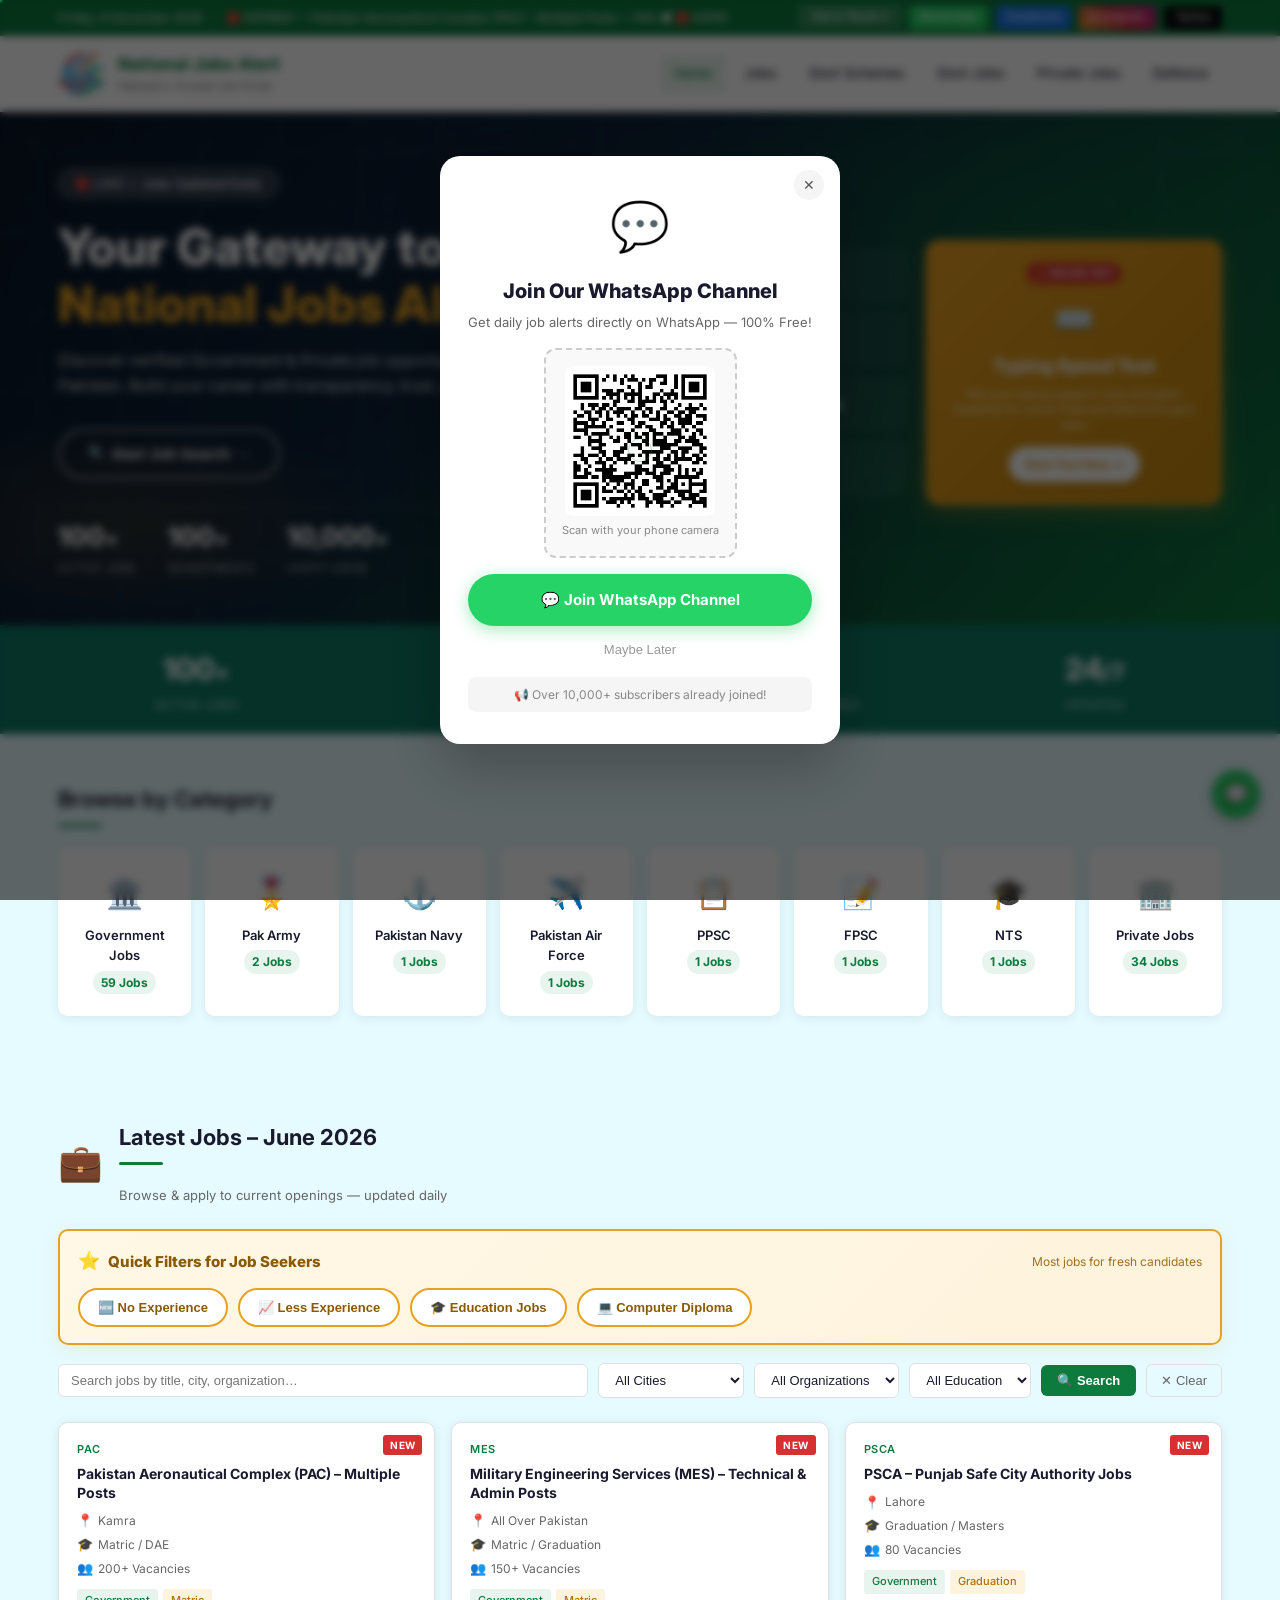
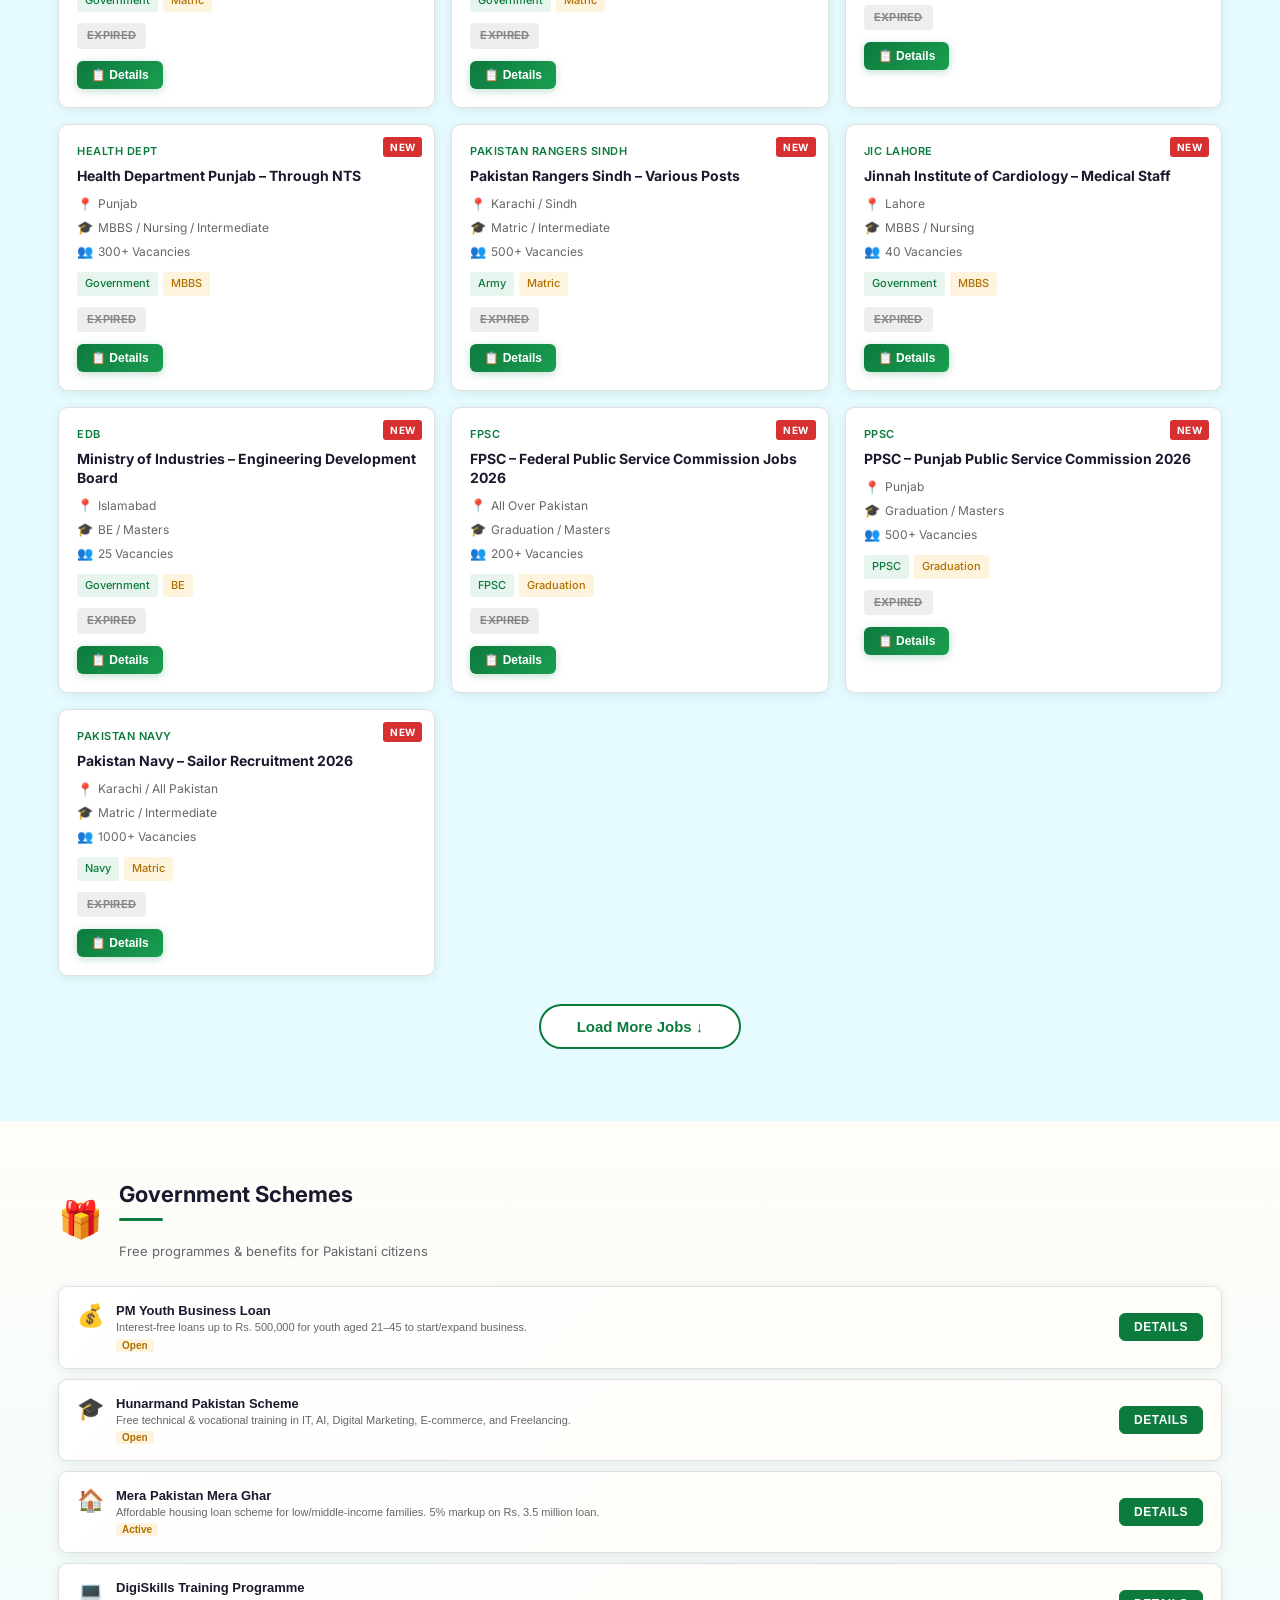
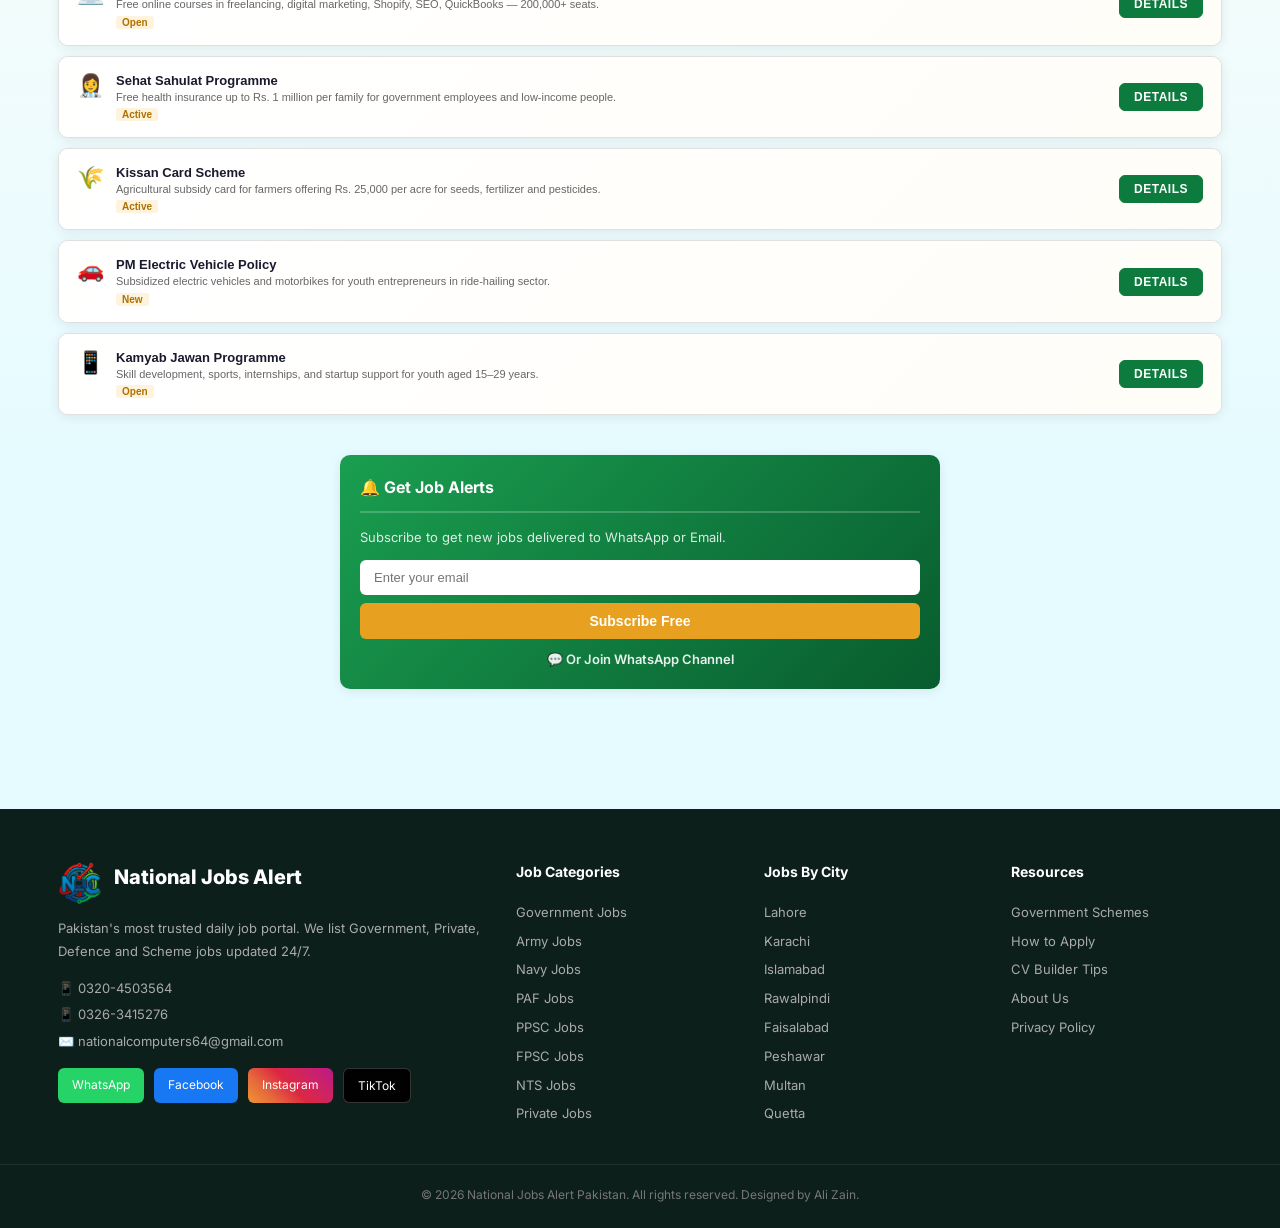
<file: index.html>
<!DOCTYPE html>
<html lang="en">
<head>
<meta charset="UTF-8">
<meta name="viewport" content="width=device-width, initial-scale=1.0">
<title>National Jobs Alert – Latest Govt & Private Jobs in Pakistan 2026</title>
<meta name="description" content="National Jobs Alert – Pakistan's trusted source for latest Government, Private, Army, Navy, PPSC, FPSC, NTS jobs updated daily.">
<link href="https://fonts.googleapis.com/css2?family=Inter:wght@300;400;500;600;700;800&family=Noto+Nastaliq+Urdu:wght@400;700&display=swap" rel="stylesheet">
<link rel="stylesheet" href="style.css">
</head>
<body>

<!-- MOUSE TRACKING EFFECTS -->
<div class="cursor-glow" id="cursorGlow"></div>
<div class="cursor-ring" id="cursorRing"></div>
<div class="cursor-dot" id="cursorDot"></div>

<!-- WHATSAPP WELCOME POPUP -->
<div class="wa-popup-overlay hidden" id="waPopupOverlay">
  <div class="wa-popup" id="waPopup">
    <button class="wa-popup-close" onclick="closeWaPopup()">✕</button>
    <div class="wa-popup-header">
      <div class="wa-popup-icon">💬</div>
      <h3>Join Our WhatsApp Channel</h3>
      <p>Get daily job alerts directly on WhatsApp — 100% Free!</p>
    </div>
    <div class="wa-popup-qr">
      <div class="qr-placeholder">
        <div class="qr-inner">
          <img src="your-qr-code.png" width="150" height="150" alt="WhatsApp QR Code" style="border-radius:8px;">
          <p class="qr-hint">Scan with your phone camera</p>
        </div>
      </div>
    </div>
    <div class="wa-popup-actions">
      <a href="https://whatsapp.com/channel/0029Vb8PW9dEVccDqgGfDg2w" target="_blank" rel="noopener" class="wa-join-btn">
        💬 Join WhatsApp Channel
      </a>
      <button class="wa-later-btn" onclick="closeWaPopup()">Maybe Later</button>
    </div>
    <div class="wa-popup-note">📢 Over 10,000+ subscribers already joined!</div>
  </div>
</div>

<!-- TOP BAR -->
<div class="topbar">
  <div class="container topbar-inner">
    <div class="topbar-left">
      <span id="live-date"></span>
      <span class="divider">|</span>
      <span class="ticker-wrap"><span class="ticker" id="ticker">Loading latest jobs...</span></span>
    </div>
    <div class="topbar-right">
      <div class="get-in-touch">
        <button class="get-in-touch-btn" id="getInTouchBtn" aria-expanded="false">Get in Touch ▾</button>
        <div class="get-in-touch-dropdown" id="getInTouchDropdown">
          <a href="https://wa.me/923204503564" target="_blank" rel="noopener" class="contact-item">
            <span class="contact-icon wa">📱</span>
            <span>0320-4503564</span>
          </a>
          <a href="https://wa.me/923263415276" target="_blank" rel="noopener" class="contact-item">
            <span class="contact-icon wa">📱</span>
            <span>0326-3415276</span>
          </a>
          <a href="mailto:nationalcomputers64@gmail.com" class="contact-item">
            <span class="contact-icon email">✉️</span>
            <span>nationalcomputers64@gmail.com</span>
          </a>
        </div>
      </div>
      <a href="https://whatsapp.com/channel/0029Vb8PW9dEVccDqgGfDg2w" target="_blank" rel="noopener" class="social-btn whatsapp">WhatsApp</a>
      <a href="https://facebook.com/yourpagename" target="_blank" rel="noopener" class="social-btn facebook">Facebook</a>
      <a href="https://www.instagram.com/national_jobs_alert?igsh=cDI0bWF1amVzeXU1" target="_blank" rel="noopener" class="social-btn instagram">Instagram</a>
      <a href="https://tiktok.com/@yourusername" target="_blank" rel="noopener" class="social-btn tiktok">TikTok</a>
    </div>
  </div>
</div>

<!-- HEADER -->
<header class="header">
  <div class="container header-inner">
    <a href="index.html" class="logo">
      <img src="png or logos/logo.png" alt="National Jobs Alert" class="logo-img" onerror="this.style.display='none';this.nextElementSibling.style.display='flex'">
      <div class="logo-icon" style="display:none">NJA</div>
      <div class="logo-text">
        <span class="logo-main">National Jobs Alert</span>
        <span class="logo-sub">Pakistan's Trusted Job Portal</span>
      </div>
    </a>
    <button class="mobile-menu-btn" id="menuToggle" aria-label="Toggle menu">&#9776;</button>
    <nav class="nav" id="mainNav">
      <a href="index.html" class="nav-link active">Home</a>
      <a href="#jobs-section" class="nav-link">Jobs</a>
      <a href="#schemes" class="nav-link">Govt Schemes</a>
      <a href="#govt" class="nav-link" onclick="filterCat('Government');return false;">Govt Jobs</a>
      <a href="#private" class="nav-link" onclick="filterCat('Private');return false;">Private Jobs</a>
      <a href="#defense" class="nav-link" onclick="filterCat('Army');return false;">Defence</a>
    </nav>
  </div>
</header>

<!-- HERO — reference-style split layout -->
<section class="hero hero-split">
  <div class="hero-bg"></div>
  <div class="hero-shapes"></div>
  <div class="hero-particles" id="heroParticles"></div>
  <div class="container hero-split-inner">
    <div class="hero-left">
      <div class="hero-badge">🔴 LIVE — Jobs Updated Daily</div>
      <h1 class="hero-title">Your Gateway to<br><span>National Jobs Alert</span></h1>
      <p class="hero-subtitle">Discover verified Government & Private job opportunities across Pakistan. Build your career with transparency, trust, and daily updates.</p>
      <button class="hero-cta-btn" onclick="document.getElementById('jobs-section').scrollIntoView({behavior:'smooth'})">
        🔍 Start Job Search →
      </button>
      <div class="hero-stats">
        <div class="hero-stat">
          <span class="hero-stat-num" data-stat-key="jobs" data-target="100">0</span><span>+</span>
          <span class="hero-stat-label">Active Jobs</span>
        </div>
        <div class="hero-stat">
          <span class="hero-stat-num" data-stat-key="orgs" data-target="50">0</span><span>+</span>
          <span class="hero-stat-label">Departments</span>
        </div>
        <div class="hero-stat">
          <span class="hero-stat-num" data-stat-key="users" data-target="10000">0</span><span>+</span>
          <span class="hero-stat-label">Happy Users</span>
        </div>
      </div>
    </div>
    <div class="hero-right">
      <div class="hero-features-container">
        <div class="hero-features-list">
          <div class="hero-feature-card-small">
            <span class="hero-feature-icon-small">🛡️</span>
            <span class="hero-feature-title-small">Verified Jobs</span>
          </div>
          <div class="hero-feature-card-small">
            <span class="hero-feature-icon-small">🔔</span>
            <span class="hero-feature-title-small">Instant Alerts</span>
          </div>
          <div class="hero-feature-card-small">
            <span class="hero-feature-icon-small">🎯</span>
            <span class="hero-feature-title-small">Fresh Graduate Jobs</span>
          </div>
          <div class="hero-feature-card-small">
            <span class="hero-feature-icon-small">🏅</span>
            <span class="hero-feature-title-small">Career Growth</span>
          </div>
        </div>
        
        <a href="Typing Test.html" class="hero-typing-cta-card">
          <div class="cta-badge">⚡ ONLINE TEST</div>
          <div class="cta-icon">⌨️</div>
          <h3 class="cta-title">Typing Speed Test</h3>
          <p class="cta-desc">Test your typing speed in Urdu & English. Essential for Junior Clerk and Data Entry govt jobs!</p>
          <span class="cta-btn">Start Test Now →</span>
        </a>
      </div>
    </div>
  </div>
</section>

<!-- STATS BAR -->
<div class="stats-bar">
  <div class="container stats-inner">
    <div class="stat-item">
      <span class="stat-number" data-stat-key="jobs" data-target="100">0</span><span>+</span>
      <span class="stat-label">Active Jobs</span>
    </div>
    <div class="stat-item">
      <span class="stat-number" data-stat-key="orgs" data-target="50">0</span><span>+</span>
      <span class="stat-label">Organizations</span>
    </div>
    <div class="stat-item">
      <span class="stat-number" data-stat-key="cities" data-target="35">0</span><span>+</span>
      <span class="stat-label">Cities Covered</span>
    </div>
    <div class="stat-item">
      <span class="stat-number" data-stat-key="hours" data-target="24">0</span><span>/7</span>
      <span class="stat-label">Updated</span>
    </div>
  </div>
</div>

<!-- CATEGORY QUICK-LINKS -->
<section class="categories-section">
  <div class="container">
    <h2 class="section-title">Browse by Category</h2>
    <div class="categories-grid">
      <div class="cat-card" onclick="filterCat('Government')">
        <div class="cat-icon">🏛️</div>
        <div class="cat-name">Government Jobs</div>
        <div class="cat-count" id="cnt-Government">–</div>
      </div>
      <div class="cat-card" onclick="filterCat('Army')">
        <div class="cat-icon">🎖️</div>
        <div class="cat-name">Pak Army</div>
        <div class="cat-count" id="cnt-Army">–</div>
      </div>
      <div class="cat-card" onclick="filterCat('Navy')">
        <div class="cat-icon">⚓</div>
        <div class="cat-name">Pakistan Navy</div>
        <div class="cat-count" id="cnt-Navy">–</div>
      </div>
      <div class="cat-card" onclick="filterCat('PAF')">
        <div class="cat-icon">✈️</div>
        <div class="cat-name">Pakistan Air Force</div>
        <div class="cat-count" id="cnt-PAF">–</div>
      </div>
      <div class="cat-card" onclick="filterCat('PPSC')">
        <div class="cat-icon">📋</div>
        <div class="cat-name">PPSC</div>
        <div class="cat-count" id="cnt-PPSC">–</div>
      </div>
      <div class="cat-card" onclick="filterCat('FPSC')">
        <div class="cat-icon">📝</div>
        <div class="cat-name">FPSC</div>
        <div class="cat-count" id="cnt-FPSC">–</div>
      </div>
      <div class="cat-card" onclick="filterCat('NTS')">
        <div class="cat-icon">🎓</div>
        <div class="cat-name">NTS</div>
        <div class="cat-count" id="cnt-NTS">–</div>
      </div>
      <div class="cat-card" onclick="filterCat('Private')">
        <div class="cat-icon">🏢</div>
        <div class="cat-name">Private Jobs</div>
        <div class="cat-count" id="cnt-Private">–</div>
      </div>
    </div>
  </div>
</section>

<!-- MAIN CONTENT -->
<main class="main-content">

  <!-- JOBS SECTION -->
  <section class="jobs-section" id="jobs-section">
    <div class="container">
      <div class="section-header-block">
        <div class="section-header-icon">💼</div>
        <div>
          <h2 class="section-title" id="jobsHeading">Latest Jobs – June 2026</h2>
          <p class="section-subtitle">Browse & apply to current openings — updated daily</p>
        </div>
      </div>

      <!-- HIGHLIGHTED EXPERIENCE FILTER -->
      <div class="experience-filter-bar">
        <div class="exp-filter-header">
          <span class="exp-filter-star">⭐</span>
          <span class="exp-filter-label">Quick Filters for Job Seekers</span>
          <span class="exp-filter-hint">Most jobs for fresh candidates</span>
        </div>
        <div class="exp-filter-buttons">
          <button class="exp-filter-btn" data-exp="no-experience" onclick="filterExperience('no-experience')">🆕 No Experience</button>
          <button class="exp-filter-btn" data-exp="less-experience" onclick="filterExperience('less-experience')">📈 Less Experience</button>
          <button class="exp-filter-btn" data-exp="education" onclick="filterExperience('education')">🎓 Education Jobs</button>
          <button class="exp-filter-btn" data-exp="diploma" onclick="filterExperience('diploma')">💻 Computer Diploma</button>
        </div>
      </div>

      <div class="filter-row">
        <input type="text" id="searchInput" placeholder="Search jobs by title, city, organization…" autocomplete="off" class="filter-search">
        <select id="filterCity" onchange="applyFilters()">
          <option value="">All Cities</option>
          <option>Lahore</option><option>Islamabad</option><option>Karachi</option>
          <option>Rawalpindi</option><option>Faisalabad</option><option>Peshawar</option>
          <option>Multan</option><option>Quetta</option><option>Sialkot</option>
          <option>All Over Pakistan</option>
        </select>
        <select id="filterOrg" onchange="applyFilters()">
          <option value="">All Organizations</option>
          <option>Government</option><option>Army</option><option>Navy</option>
          <option>PAF</option><option>PPSC</option><option>FPSC</option>
          <option>NTS</option><option>Private</option>
        </select>
        <select id="filterEdu" onchange="applyFilters()">
          <option value="">All Education</option>
          <option>Matric</option><option>Intermediate</option>
          <option>Graduation</option><option>Masters</option>
        </select>
        <button class="search-btn-inline" onclick="doSearch()">🔍 Search</button>
        <button class="clear-btn" onclick="clearFilters()">✕ Clear</button>
      </div>

      <div class="jobs-grid" id="jobsGrid"></div>
      <div class="no-results" id="noResults" style="display:none">
        <div class="no-results-icon">🔍</div>
        <h3>No jobs found</h3>
        <p>Try different keywords or clear the filters.</p>
        <button onclick="clearFilters()">Clear Filters</button>
      </div>
      <div class="load-more-wrap" id="loadMoreWrap">
        <button class="load-more-btn" onclick="loadMore()">Load More Jobs ↓</button>
      </div>
    </div>
  </section>

  <!-- GOVERNMENT SCHEMES SECTION -->
  <section class="schemes-section" id="schemes">
    <div class="container">
      <div class="section-header-block schemes-header-block">
        <div class="section-header-icon">🎁</div>
        <div>
          <h2 class="section-title">Government Schemes</h2>
          <p class="section-subtitle">Free programmes & benefits for Pakistani citizens</p>
        </div>
        
      </div>
      <div class="schemes-list" id="schemesList"></div>
    </div>
  </section>

  <!-- GET JOB ALERTS -->
  <section class="alerts-section">
    <div class="container">
      <div class="sidebar-card alert-card">
        <h3 class="sidebar-title">🔔 Get Job Alerts</h3>
        <p class="extras-text extras-text-light">Subscribe to get new jobs delivered to WhatsApp or Email.</p>
        <input type="email" placeholder="Enter your email" class="alert-input">
        <button class="alert-btn">Subscribe Free</button>
        <a href="https://whatsapp.com/channel/0029Vb8PW9dEVccDqgGfDg2w" target="_blank" rel="noopener" class="alert-wa-link">💬 Or Join WhatsApp Channel</a>
      </div>
    </div>
  </section>

</main>

<!-- JOB DETAIL MODAL -->
<div class="modal-overlay" id="modalOverlay" onclick="closeModal()">
  <div class="modal modal-lg" id="jobModal" onclick="event.stopPropagation()">
    <button class="modal-close" onclick="closeModal()">✕</button>
    <div id="modalContent"></div>
  </div>
</div>

<!-- FOOTER -->
<footer class="footer">
  <div class="container footer-inner">
    <div class="footer-brand">
      <div class="footer-logo-wrap">
        <img src="png or logos/logo.png" alt="National Jobs Alert" class="footer-logo-img" onerror="this.style.display='none'">
        <div class="footer-logo">National Jobs Alert</div>
      </div>
      <p>Pakistan's most trusted daily job portal. We list Government, Private, Defence and Scheme jobs updated 24/7.</p>
      <div class="footer-contact">
        <a href="https://wa.me/923204503564" target="_blank" rel="noopener">📱 0320-4503564</a>
        <a href="https://wa.me/923263415276" target="_blank" rel="noopener">📱 0326-3415276</a>
        <a href="mailto:nationalcomputers64@gmail.com">✉️ nationalcomputers64@gmail.com</a>
      </div>
      <div class="footer-social">
        <a href="https://whatsapp.com/channel/0029Vb8PW9dEVccDqgGfDg2w" target="_blank" rel="noopener" class="whatsapp">WhatsApp</a>
        <a href="https://facebook.com/yourpagename" target="_blank" rel="noopener" class="facebook">Facebook</a>
        <a href="https://www.instagram.com/national_jobs_alert?igsh=cDI0bWF1amVzeXU1" target="_blank" rel="noopener" class="instagram">Instagram</a>
        <a href="https://tiktok.com/@yourusername" target="_blank" rel="noopener" class="tiktok">TikTok</a>
      </div>
    </div>
    <div class="footer-links">
      <h4>Job Categories</h4>
      <a href="#" onclick="filterCat('Government');return false;">Government Jobs</a>
      <a href="#" onclick="filterCat('Army');return false;">Army Jobs</a>
      <a href="#" onclick="filterCat('Navy');return false;">Navy Jobs</a>
      <a href="#" onclick="filterCat('PAF');return false;">PAF Jobs</a>
      <a href="#" onclick="filterCat('PPSC');return false;">PPSC Jobs</a>
      <a href="#" onclick="filterCat('FPSC');return false;">FPSC Jobs</a>
      <a href="#" onclick="filterCat('NTS');return false;">NTS Jobs</a>
      <a href="#" onclick="filterCat('Private');return false;">Private Jobs</a>
    </div>
    <div class="footer-links">
      <h4>Jobs By City</h4>
      <a href="#" onclick="filterTag('Lahore');return false;">Lahore</a>
      <a href="#" onclick="filterTag('Karachi');return false;">Karachi</a>
      <a href="#" onclick="filterTag('Islamabad');return false;">Islamabad</a>
      <a href="#" onclick="filterTag('Rawalpindi');return false;">Rawalpindi</a>
      <a href="#" onclick="filterTag('Faisalabad');return false;">Faisalabad</a>
      <a href="#" onclick="filterTag('Peshawar');return false;">Peshawar</a>
      <a href="#" onclick="filterTag('Multan');return false;">Multan</a>
      <a href="#" onclick="filterTag('Quetta');return false;">Quetta</a>
    </div>
    <div class="footer-links">
      <h4>Resources</h4>
      <a href="#schemes">Government Schemes</a>
      <a href="#">How to Apply</a>
      <a href="#">CV Builder Tips</a>
      <a href="#">About Us</a>
      <a href="#">Privacy Policy</a>
    </div>
  </div>
  <div class="footer-bottom">
    <div class="container">
      <p>© 2026 National Jobs Alert Pakistan. All rights reserved. Designed by Ali Zain.</p>
    </div>
  </div>
</footer>

<!-- FLOATING BUTTONS -->
<div class="floating-buttons">
  <button class="float-btn whatsapp-float" title="Join WhatsApp Channel" onclick="openWaPopup()">💬</button>
  <button class="float-btn scroll-top" id="scrollTopBtn" onclick="window.scrollTo({top:0,behavior:'smooth'})" title="Back to top">↑</button>
</div>

<script src="script.js"></script>
</body>
</html>
</file>
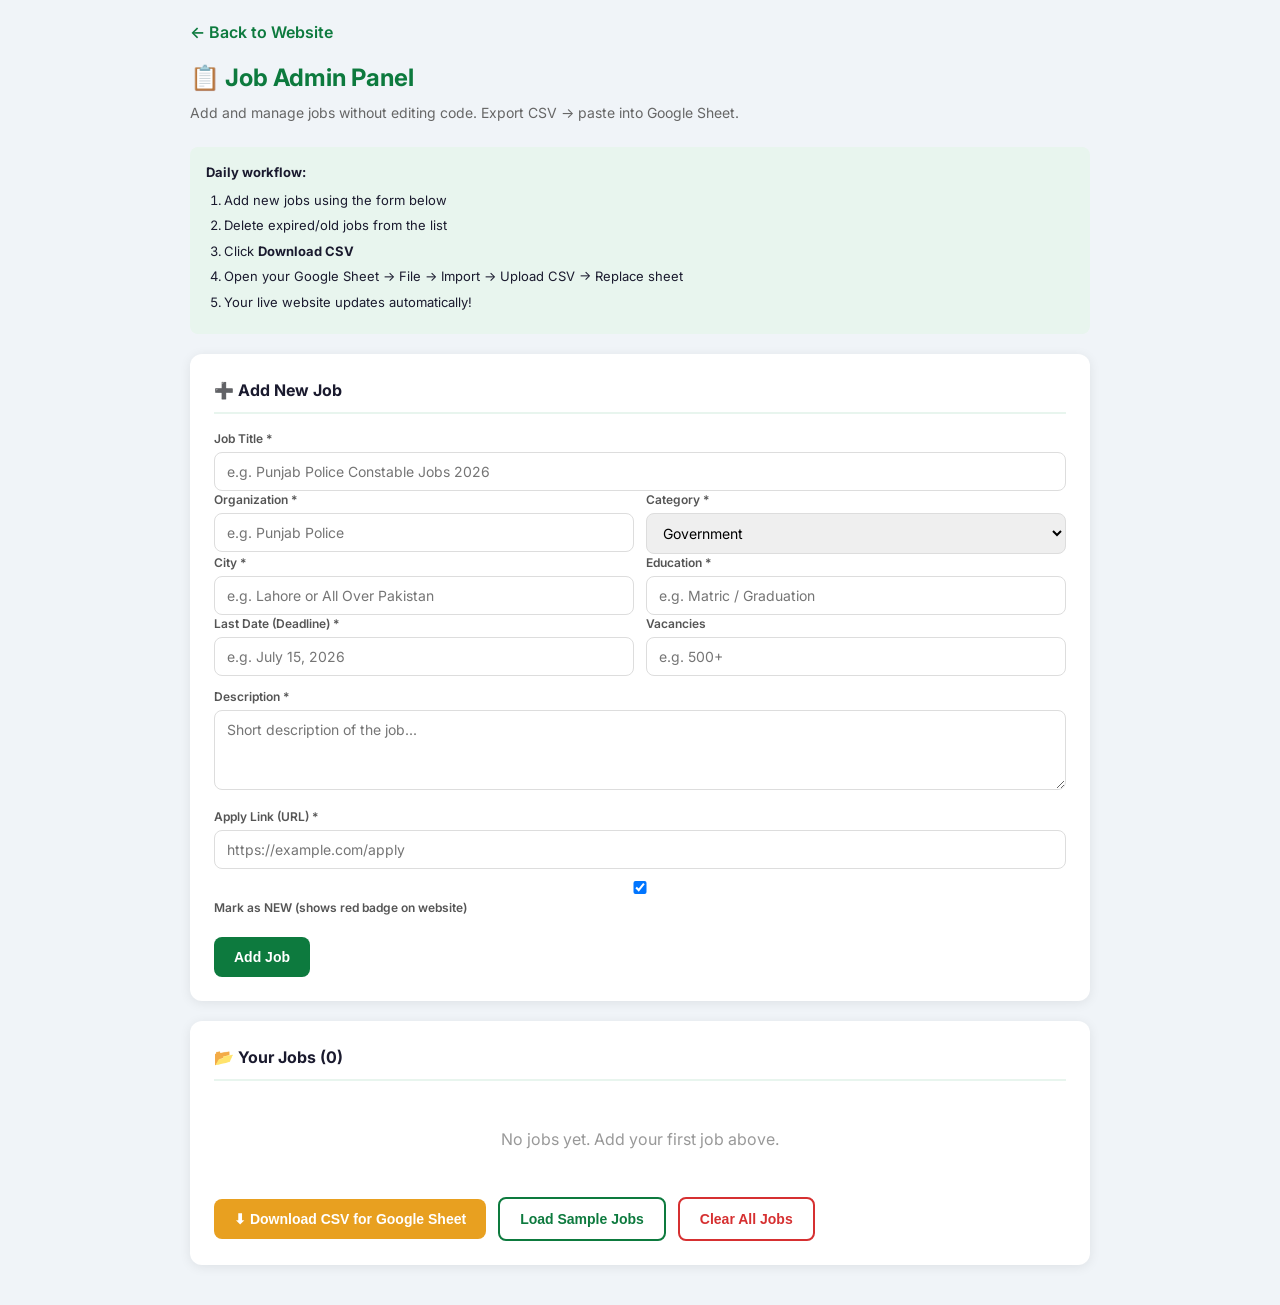
<file: admin.html>
<!DOCTYPE html>
<html lang="en">
<head>
<meta charset="UTF-8">
<meta name="viewport" content="width=device-width, initial-scale=1.0">
<title>Job Admin — National Jobs Alert</title>
<link href="https://fonts.googleapis.com/css2?family=Inter:wght@400;600;700&display=swap" rel="stylesheet">
<style>
*, *::before, *::after { box-sizing: border-box; margin: 0; padding: 0; }
body { font-family: 'Inter', sans-serif; background: #f0f4f8; color: #1a1a2e; line-height: 1.5; padding: 20px; }
.wrap { max-width: 900px; margin: 0 auto; }
h1 { font-size: 24px; color: #0d7a3e; margin-bottom: 6px; }
.sub { color: #666; font-size: 14px; margin-bottom: 24px; }
.card { background: #fff; border-radius: 12px; padding: 24px; margin-bottom: 20px; box-shadow: 0 2px 12px rgba(0,0,0,.08); }
.card h2 { font-size: 16px; margin-bottom: 16px; padding-bottom: 10px; border-bottom: 2px solid #e8f5ee; }
label { display: block; font-size: 12px; font-weight: 600; color: #555; margin-bottom: 4px; margin-top: 12px; }
label:first-of-type { margin-top: 0; }
input, select, textarea {
  width: 100%; padding: 10px 12px; border: 1px solid #ddd; border-radius: 8px;
  font-size: 14px; font-family: inherit;
}
textarea { min-height: 80px; resize: vertical; }
.row2 { display: grid; grid-template-columns: 1fr 1fr; gap: 12px; }
.btn {
  display: inline-block; padding: 12px 20px; border: none; border-radius: 8px;
  font-size: 14px; font-weight: 600; cursor: pointer; margin-top: 16px; margin-right: 8px;
}
.btn-green { background: #0d7a3e; color: #fff; }
.btn-green:hover { background: #085c2e; }
.btn-gold { background: #e8a020; color: #fff; }
.btn-outline { background: #fff; color: #0d7a3e; border: 2px solid #0d7a3e; }
.btn-red { background: #fff; color: #d63031; border: 1px solid #d63031; padding: 4px 10px; font-size: 12px; margin: 0; }
.job-row {
  display: flex; justify-content: space-between; align-items: flex-start; gap: 12px;
  padding: 12px 0; border-bottom: 1px solid #eee;
}
.job-row:last-child { border-bottom: none; }
.job-title { font-weight: 600; font-size: 14px; }
.job-meta { font-size: 12px; color: #888; margin-top: 4px; }
.badge { display: inline-block; background: #d63031; color: #fff; font-size: 10px; padding: 2px 6px; border-radius: 3px; margin-left: 6px; }
.empty { text-align: center; color: #999; padding: 30px; }
.steps { background: #e8f5ee; border-radius: 8px; padding: 16px; font-size: 13px; margin-bottom: 20px; }
.steps ol { margin-left: 18px; margin-top: 8px; }
.steps li { margin-bottom: 6px; }
.back { display: inline-block; margin-bottom: 16px; color: #0d7a3e; font-weight: 600; text-decoration: none; }
.back:hover { text-decoration: underline; }
.toast {
  position: fixed; bottom: 24px; right: 24px; background: #0d7a3e; color: #fff;
  padding: 12px 20px; border-radius: 8px; font-size: 14px; display: none; z-index: 99;
}
@media (max-width: 600px) { .row2 { grid-template-columns: 1fr; } }
</style>
</head>
<body>
<div class="wrap">
  <a href="index.html" class="back">← Back to Website</a>
  <h1>📋 Job Admin Panel</h1>
  <p class="sub">Add and manage jobs without editing code. Export CSV → paste into Google Sheet.</p>

  <div class="steps">
    <strong>Daily workflow:</strong>
    <ol>
      <li>Add new jobs using the form below</li>
      <li>Delete expired/old jobs from the list</li>
      <li>Click <strong>Download CSV</strong></li>
      <li>Open your Google Sheet → File → Import → Upload CSV → Replace sheet</li>
      <li>Your live website updates automatically!</li>
    </ol>
  </div>

  <div class="card">
    <h2>➕ Add New Job</h2>
    <form id="jobForm">
      <label>Job Title *</label>
      <input type="text" id="title" required placeholder="e.g. Punjab Police Constable Jobs 2026">

      <div class="row2">
        <div>
          <label>Organization *</label>
          <input type="text" id="org" required placeholder="e.g. Punjab Police">
        </div>
        <div>
          <label>Category *</label>
          <select id="category" required>
            <option value="Government">Government</option>
            <option value="Army">Army</option>
            <option value="Navy">Navy</option>
            <option value="PAF">PAF</option>
            <option value="PPSC">PPSC</option>
            <option value="FPSC">FPSC</option>
            <option value="NTS">NTS</option>
            <option value="Private">Private</option>
          </select>
        </div>
      </div>

      <div class="row2">
        <div>
          <label>City *</label>
          <input type="text" id="city" required placeholder="e.g. Lahore or All Over Pakistan">
        </div>
        <div>
          <label>Education *</label>
          <input type="text" id="edu" required placeholder="e.g. Matric / Graduation">
        </div>
      </div>

      <div class="row2">
        <div>
          <label>Last Date (Deadline) *</label>
          <input type="text" id="deadline" required placeholder="e.g. July 15, 2026">
        </div>
        <div>
          <label>Vacancies</label>
          <input type="text" id="vacancies" placeholder="e.g. 500+">
        </div>
      </div>

      <label>Description *</label>
      <textarea id="desc" required placeholder="Short description of the job..."></textarea>

      <label>Apply Link (URL) *</label>
      <input type="url" id="applyLink" required placeholder="https://example.com/apply">

      <label>
        <input type="checkbox" id="isNew" checked> Mark as NEW (shows red badge on website)
      </label>

      <button type="submit" class="btn btn-green">Add Job</button>
    </form>
  </div>

  <div class="card">
    <h2>📂 Your Jobs (<span id="jobCount">0</span>)</h2>
    <div id="jobList"><div class="empty">No jobs yet. Add your first job above.</div></div>
    <button class="btn btn-gold" onclick="downloadCSV()">⬇ Download CSV for Google Sheet</button>
    <button class="btn btn-outline" onclick="loadSample()">Load Sample Jobs</button>
    <button class="btn btn-outline" onclick="clearAll()" style="color:#d63031;border-color:#d63031;">Clear All Jobs</button>
  </div>
</div>

<div class="toast" id="toast"></div>

<script>
const STORAGE_KEY = 'nja_admin_jobs';

function getJobs() {
  try { return JSON.parse(localStorage.getItem(STORAGE_KEY)) || []; }
  catch { return []; }
}

function saveJobs(jobs) {
  localStorage.setItem(STORAGE_KEY, JSON.stringify(jobs));
  renderList();
}

function showToast(msg) {
  const t = document.getElementById('toast');
  t.textContent = msg;
  t.style.display = 'block';
  setTimeout(() => t.style.display = 'none', 2500);
}

function escapeCsv(val) {
  const s = String(val || '');
  if (s.includes(',') || s.includes('"') || s.includes('\n')) {
    return '"' + s.replace(/"/g, '""') + '"';
  }
  return s;
}

document.getElementById('jobForm').addEventListener('submit', e => {
  e.preventDefault();
  const jobs = getJobs();
  jobs.unshift({
    id: Date.now(),
    title: document.getElementById('title').value.trim(),
    org: document.getElementById('org').value.trim(),
    category: document.getElementById('category').value,
    city: document.getElementById('city').value.trim(),
    edu: document.getElementById('edu').value.trim(),
    deadline: document.getElementById('deadline').value.trim(),
    vacancies: document.getElementById('vacancies').value.trim() || 'Multiple',
    desc: document.getElementById('desc').value.trim(),
    applyLink: document.getElementById('applyLink').value.trim(),
    isNew: document.getElementById('isNew').checked
  });
  saveJobs(jobs);
  e.target.reset();
  document.getElementById('isNew').checked = true;
  showToast('Job added!');
});

function deleteJob(id) {
  if (!confirm('Delete this job?')) return;
  saveJobs(getJobs().filter(j => j.id !== id));
  showToast('Job removed');
}

function renderList() {
  const jobs = getJobs();
  const list = document.getElementById('jobList');
  document.getElementById('jobCount').textContent = jobs.length;

  if (!jobs.length) {
    list.innerHTML = '<div class="empty">No jobs yet. Add your first job above.</div>';
    return;
  }

  list.innerHTML = jobs.map(j => `
    <div class="job-row">
      <div>
        <div class="job-title">${j.title}${j.isNew ? '<span class="badge">NEW</span>' : ''}</div>
        <div class="job-meta">${j.org} · ${j.category} · ${j.city} · Deadline: ${j.deadline}</div>
      </div>
      <button class="btn btn-red" onclick="deleteJob(${j.id})">Delete</button>
    </div>
  `).join('');
}

function downloadCSV() {
  const jobs = getJobs();
  if (!jobs.length) { alert('Add at least one job first.'); return; }

  const header = 'id,title,organization,category,city,education,deadline,vacancies,description,applyLink,isNew,isScheme,schemeDesc';
  const rows = jobs.map((j, i) => [
    i + 1,
    j.title, j.org, j.category, j.city, j.edu, j.deadline, j.vacancies,
    j.desc, j.applyLink, j.isNew ? 'TRUE' : 'FALSE', 'FALSE', ''
  ].map(escapeCsv).join(','));

  const csv = [header, ...rows].join('\n');
  const blob = new Blob([csv], { type: 'text/csv' });
  const a = document.createElement('a');
  a.href = URL.createObjectURL(blob);
  a.download = 'jobs-' + new Date().toISOString().slice(0, 10) + '.csv';
  a.click();
  showToast('CSV downloaded! Import into Google Sheet.');
}

function loadSample() {
  if (getJobs().length && !confirm('Replace current jobs with 3 sample jobs?')) return;
  saveJobs([
    { id: 1, title: 'Punjab Police Constable Recruitment 2026', org: 'Punjab Police', category: 'Government', city: 'Punjab', edu: 'Matric / Intermediate', deadline: 'July 15, 2026', vacancies: '500+', desc: 'Punjab Police is hiring Male and Female Constables. Age 18-25.', applyLink: 'https://punjabpolice.gov.pk/', isNew: true },
    { id: 2, title: 'Pakistan Navy Sailor Batch 2026', org: 'Pakistan Navy', category: 'Navy', city: 'All Over Pakistan', edu: 'Matric / Intermediate', deadline: 'August 1, 2026', vacancies: '1000+', desc: 'Pakistan Navy recruiting Sailors. Age 16-22.', applyLink: 'https://joinpaknavy.gov.pk/', isNew: true },
    { id: 3, title: 'HBL Management Trainee Program', org: 'HBL', category: 'Private', city: 'All Over Pakistan', edu: 'Graduation / MBA', deadline: 'July 20, 2026', vacancies: '300', desc: 'HBL Management Trainee for fresh graduates.', applyLink: 'https://www.hbl.com/', isNew: false }
  ]);
  showToast('Sample jobs loaded');
}

function clearAll() {
  if (!confirm('Delete ALL jobs? This cannot be undone.')) return;
  localStorage.removeItem(STORAGE_KEY);
  renderList();
  showToast('All jobs cleared');
}

renderList();
</script>
</body>
</html>
</file>
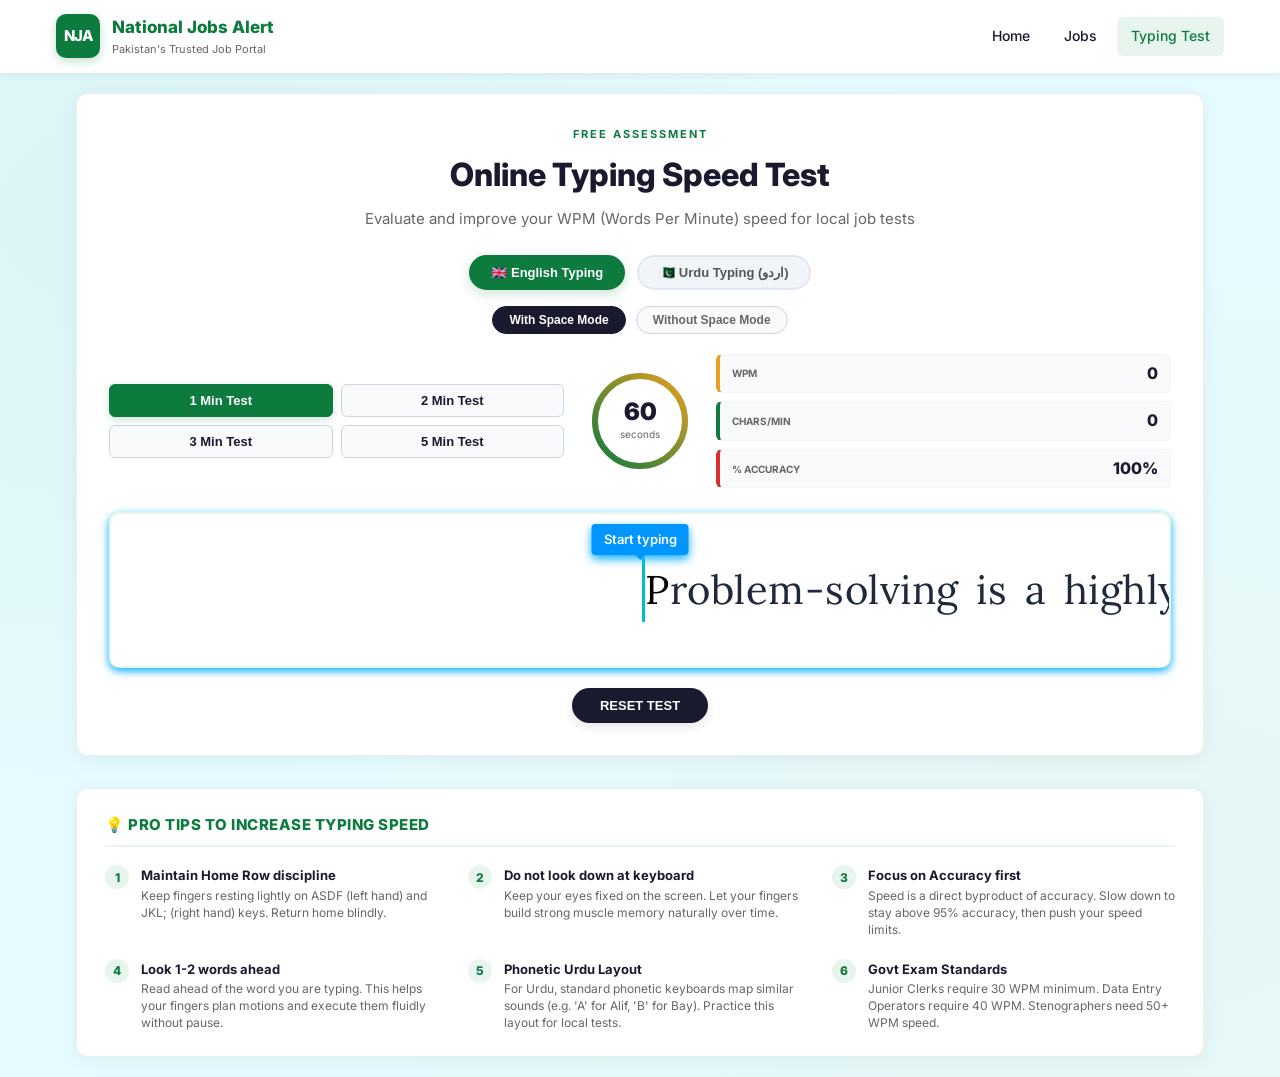
<file: Typing Test.html>
<!DOCTYPE html>
<html lang="en">
<head>
    <meta charset="UTF-8">
    <meta name="viewport" content="width=device-width, initial-scale=1.0">
    <title>National Jobs Alert — Free Online Typing Test</title>
    <link href="https://fonts.googleapis.com/css2?family=Inter:wght@300;400;500;600;700;800&family=Montserrat:wght@400;700;900&family=Lora:ital@0;1&family=Noto+Nastaliq+Urdu:wght@400;700&display=swap" rel="stylesheet">
    
    <style>
        :root {
            --green: #0d7a3e;
            --green-dark: #085c2e;
            --green-light: #e8f5ee;
            --accent: #e8a020;
            --accent-light: #fef3dc;
            --red: #d63031;
            --text-dark: #1a1a2e;
            --text-muted: #666666;
            --border: #cbd5e1;
            --bg-color: #e6fbff;
            --card-bg: #ffffff;
            --primary-blue: #00bcd4;
            --primary-green: #0d7a3e;
            --primary-red: #d63031;
            --card-shadow: 0 4px 20px rgba(0, 0, 0, 0.05);
            --radius: 12px;
            --radius-sm: 6px;
        }

        *, *::before, *::after { box-sizing: border-box; margin: 0; padding: 0; }
        html {
            width: 100%;
            overflow-x: hidden;
        }
        body {
            font-family: 'Inter', sans-serif;
            background-color: var(--bg-color);
            background-image: 
                radial-gradient(at 10% 20%, rgba(13, 122, 62, 0.05) 0px, transparent 50%),
                radial-gradient(at 90% 80%, rgba(232, 160, 32, 0.05) 0px, transparent 50%);
            color: var(--text-dark);
            min-height: 100vh;
            line-height: 1.6;
            width: 100%;
            max-width: 100vw;
            overflow-x: hidden;
        }

        a { text-decoration: none; color: inherit; }

        /* ---- HEADER (Matching index.html) ---- */
        .header { 
            background: #ffffff; 
            box-shadow: 0 2px 8px rgba(0,0,0,0.06); 
            position: sticky; 
            top: 0; 
            z-index: 1000; 
        }
        .header-inner { 
            display: flex; 
            align-items: center; 
            justify-content: space-between; 
            padding: 14px 16px; 
            max-width: 1200px; 
            width: 100%;
            margin: 0 auto; 
            gap: 20px;
            box-sizing: border-box;
        }
        .logo { display: flex; align-items: center; gap: 12px; }
        .logo-icon { 
            background: var(--green); 
            color: #fff; 
            font-weight: 800; 
            font-size: 15px; 
            width: 44px; 
            height: 44px; 
            border-radius: 10px; 
            display: flex; 
            align-items: center; 
            justify-content: center; 
            letter-spacing: -1px; 
            flex-shrink: 0; 
            box-shadow: 0 3px 10px rgba(13,122,62,.25); 
        }
        .logo-main { display: block; font-weight: 800; font-size: 17px; color: var(--green); }
        .logo-sub { display: block; font-size: 11px; color: var(--text-muted); }
        .nav { display: flex; gap: 6px; }
        .nav-link { 
            padding: 8px 14px; 
            border-radius: var(--radius-sm); 
            font-size: 14px; 
            font-weight: 500; 
            color: var(--text-dark); 
            transition: all .2s; 
        }
        .nav-link:hover, .nav-link.active { 
            background: var(--green-light); 
            color: var(--green); 
        }

        /* ---- MAIN CONTAINER & GRID ---- */
        .app-container {
            max-width: 1160px;
            width: 100%;
            margin: 20px auto;
            padding: 0 16px;
            box-sizing: border-box;
        }

        .main-layout {
            display: grid;
            grid-template-columns: 1fr; 
            gap: 24px;
            align-items: start;
        }

        /* ---- CORE TYPING CARD ---- */
        .wrapper {
            background: var(--card-bg);
            padding: 32px;
            border-radius: var(--radius);
            box-shadow: var(--card-shadow);
            border: 1px solid rgba(13, 122, 62, 0.1);
            width: 100%;
            min-width: 0;
        }

        .subtitle {
            text-align: center;
            font-size: 11px;
            text-transform: uppercase;
            letter-spacing: 2px;
            color: var(--green);
            font-weight: 700;
            margin-bottom: 6px;
        }

        .main-title {
            text-align: center;
            font-size: 32px;
            font-weight: 800;
            margin-bottom: 6px;
            color: var(--text-dark);
        }

        .tagline {
            text-align: center;
            font-size: 15px;
            color: var(--text-muted);
            margin-bottom: 24px;
        }

        /* ---- LANGUAGE SELECTOR PANEL ---- */
        .lang-selector-panel {
            display: flex;
            justify-content: center;
            gap: 12px;
            margin-bottom: 16px;
        }
        .lang-tab {
            background: #f1f5f9;
            color: #555;
            border: 2px solid #e2e8f0;
            padding: 8px 20px;
            font-size: 13px;
            font-weight: 700;
            border-radius: 25px;
            cursor: pointer;
            transition: all 0.2s ease;
        }
        .lang-tab.active {
            background: var(--green);
            color: #fff;
            border-color: var(--green);
            box-shadow: 0 4px 12px rgba(13, 122, 62, 0.2);
        }

        /* ---- MODE TOGGLE PANEL ---- */
        .mode-toggle-panel {
            display: flex;
            justify-content: center;
            gap: 10px;
            margin-bottom: 20px;
        }

        .mode-tab {
            background: #f8fafc;
            color: var(--text-muted);
            border: 1px solid #cbd5e1;
            padding: 6px 16px;
            font-size: 12px;
            font-weight: 700;
            border-radius: 20px;
            cursor: pointer;
            transition: all 0.2s ease;
        }

        .mode-tab.active {
            background: var(--text-dark);
            color: #fff;
            border-color: var(--text-dark);
        }

        /* ---- DASHBOARD GRID ---- */
        .dashboard {
            display: grid;
            grid-template-columns: 1fr 120px 1fr;
            gap: 16px;
            align-items: center;
            margin-bottom: 24px;
        }

        @media (max-width: 600px) {
            .dashboard {
                grid-template-columns: 1fr;
                gap: 16px;
            }
        }

        /* Left Side: Time Selectors */
        .time-panel {
            display: grid;
            grid-template-columns: 1fr 1fr;
            gap: 8px;
        }

        .time-btn {
            background: #f8fafc;
            color: var(--text-dark);
            border: 1px solid var(--border);
            padding: 8px 5px;
            font-size: 13px;
            font-weight: 700;
            border-radius: 6px;
            cursor: pointer;
            transition: all 0.2s ease;
            text-align: center;
        }

        .time-btn.active {
            background: var(--green);
            color: #fff;
            border-color: var(--green);
            box-shadow: 0 3px 8px rgba(13, 122, 62, 0.2);
        }
        .time-btn:hover { transform: translateY(-1px); }

        /* Center Ring Progress Circle */
        .timer-circle-container {
            position: relative;
            width: 110px;
            height: 110px;
            margin: 0 auto;
            display: flex;
            justify-content: center;
            align-items: center;
        }

        .timer-svg {
            transform: rotate(-90deg);
            width: 110px;
            height: 110px;
        }

        .timer-svg circle {
            fill: none;
            stroke-width: 6;
            stroke-linecap: round;
        }

        .circle-bg { stroke: #e2e8f0; }
        .circle-progress {
            stroke: url(#gradientColors);
            stroke-dasharray: 283; 
            stroke-dashoffset: 0;
            transition: stroke-dashoffset 1s linear;
        }

        .timer-text-box { position: absolute; text-align: center; }
        .timer-value { font-size: 24px; font-weight: 900; color: var(--text-dark); line-height: 1; }
        .timer-label { font-size: 10px; color: var(--text-muted); margin-top: 2px; }

        /* Right Side: Metrics Score Cards */
        .metrics-panel {
            display: flex;
            flex-direction: column;
            gap: 8px;
        }

        .metric-card {
            background: #f8fafc;
            padding: 6px 12px;
            border-radius: 6px;
            display: flex;
            justify-content: space-between;
            align-items: center;
            border-left: 4px solid #cbd5e1;
            border-top: 1px solid #f1f5f9;
            border-right: 1px solid #f1f5f9;
            border-bottom: 1px solid #f1f5f9;
        }
        .metric-card.wpm-card { border-left-color: var(--accent); }
        .metric-card.cpm-card { border-left-color: var(--green); }
        .metric-card.acc-card { border-left-color: var(--red); }

        .metric-num { font-size: 16px; font-weight: 800; color: var(--text-dark); }
        .metric-title { font-size: 10px; font-weight: 700; color: var(--text-muted); text-transform: uppercase; }

        /* ---- URDU PREVIEW BAR ---- */
        .urdu-preview-bar {
            display: flex;
            align-items: center;
            justify-content: center;
            gap: 12px;
            background: var(--accent-light);
            border: 1px solid var(--accent);
            border-radius: 8px;
            padding: 6px 14px;
            margin-bottom: 14px;
            direction: rtl;
        }
        .preview-label {
            font-size: 12px;
            font-weight: 800;
            color: #c8880f;
        }
        .preview-word {
            font-family: 'Jameel Noori Nastaleeq', 'Noto Nastaliq Urdu', serif;
            font-size: 20px;
            font-weight: bold;
            color: #000;
        }

        /* ---- TYPING CONTAINER FRAME ---- */
        .typing-container {
            position: relative;
            background: #ffffff;
            border-radius: 10px;
            padding: 44px 0px; /* Removed side paddings to allow perfect full width scrolling content */
            box-shadow: 0 3px 8px rgba(0, 173, 255, 1);
            border: 2px solid var(--green-light);
            overflow: hidden;
            cursor: text;
            min-height: 140px;
            display: flex;
            align-items: center;
        }

        /* Tiny "Start typing" Alert Popup */
        .start-popup-tooltip {
            position: absolute;
            background: #0095ff;
            color: #ffffff;
            font-weight: 600;
            font-size: 13px;
            padding: 5px 12px;
            border-radius: 4px;
            top: 10px;
            left: 50%; /* Positioned initially near the center line */
            transform: translateX(-50%);
            box-shadow: 0 4px 10px rgba(9,175,255,1);
            z-index: 105;
            pointer-events: none;
            transition: opacity 0.2s ease;
        }
        .start-popup-tooltip::after {
            content: '';
            position: absolute;
            bottom: -5px;
            left: 50%;
            transform: translateX(-50%);
            border-width: 5px 5px 0;
            border-style: solid;
            border-color: #0095ff transparent;
            display: block;
            width: 0;
        }

        /* Mechanical text layout */
        #text-display {
            font-family: 'Lora', serif;
            font-size: 40px;
            color: #1e293b; 
            letter-spacing: 0.5px;
            white-space: nowrap;
            display: inline-block;
            transition: transform 0.15s cubic-bezier(0.25, 1, 0.5, 1);
            will-change: transform;
            width: auto;
            position: relative;
        }

        /* Char highlighted layouts */
        .char {
            position: relative;
            display: inline-block;
            color: #1e293b; 
        }

        .char.space-char { padding: 0 3px; }
        .char.correct { color: #085c2e; font-weight: normal; } 
        .char.incorrect {
            color: var(--red);
            background: rgba(214, 48, 49, 0.1);
            border-radius: 3px;
        }

        .char.current {
            color: #000;
            background-color: transparent;
            border-left: 3px solid #00bcd4; 
            animation: cursorBlink 0.8s infinite;
        }

        @keyframes cursorBlink { 50% { border-left-color: transparent; } }

        /* Idle state blur */
        .typing-container.idle #text-display { opacity: 0.6; }
        .typing-container.idle .char.current { animation: none; border-left-color: var(--red); }

        #hidden-input { position: absolute; opacity: 0; z-index: -10; }

        .control-section { display: flex; justify-content: center; margin-top: 20px; }
        .restart-btn {
            background: var(--text-dark);
            color: #fff;
            border: none;
            padding: 10px 28px;
            font-size: 13px;
            font-weight: 700;
            text-transform: uppercase;
            border-radius: 25px;
            cursor: pointer;
            transition: all 0.2s;
            box-shadow: 0 4px 10px rgba(0,0,0,0.1);
        }
        .restart-btn:hover { 
            background: var(--green); 
            transform: translateY(-1px);
            box-shadow: 0 6px 12px rgba(13, 122, 62, 0.2);
        }

        /* ---- URDU STYLING TARGET OVERRIDES ---- */
        .urdu-text {
            font-family: 'Jameel Noori Nastaleeq', 'Noto Nastaliq Urdu', 'Lora', serif !important;
            font-size: 44px !important;
            line-height: 2 !important;
            letter-spacing: 0px !important;
            color: #000000 !important;
        }
        .urdu-text .word {
            display: inline-block;
            margin: 0 4px;
            color: #000000;
        }
        .urdu-text .word.correct {
            color: #cbd5e1 !important;
            font-weight: normal;
        }
        .urdu-text .word.incorrect {
            color: var(--red) !important;
            text-decoration: line-through;
            background: rgba(214, 48, 49, 0.08);
            border-radius: 4px;
        }
        .urdu-text .word.current {
            color: #000 !important;
            background-color: transparent;
            border-bottom: 3px solid #00bcd4;
            border-left: none;
            animation: urduWordHighlight 1.5s infinite alternate;
        }
        @keyframes urduWordHighlight {
            0% { background-color: rgba(0, 188, 212, 0.05); }
            100% { background-color: rgba(0, 188, 212, 0.15); }
        }

        /* ---- TIPS SIDEBAR COLUMNS ---- */
        .tips-sidebar {
            background: var(--card-bg);
            border-radius: var(--radius);
            padding: 24px 28px;
            box-shadow: var(--card-shadow);
            border: 1px solid rgba(13, 122, 62, 0.1);
            width: 100%;
            min-width: 0;
            margin-top: 8px;
        }

        .tips-sidebar h3 {
            margin-top: 0;
            color: var(--green);
            font-weight: 800;
            font-size: 15px;
            text-transform: uppercase;
            letter-spacing: 0.5px;
            margin-bottom: 18px;
            border-bottom: 2px solid var(--green-light);
            padding-bottom: 8px;
        }

        .tips-grid {
            display: grid;
            grid-template-columns: repeat(auto-fit, minmax(280px, 1fr));
            gap: 20px;
        }

        .tip-item-side {
            display: flex;
            gap: 12px;
            align-items: start;
        }

        .tip-num {
            background: var(--green-light);
            color: var(--green);
            font-weight: 800;
            border-radius: 50%;
            width: 24px;
            height: 24px;
            display: flex;
            align-items: center;
            justify-content: center;
            flex-shrink: 0;
            font-size: 12px;
        }

        .tip-body strong {
            display: block;
            font-size: 13px;
            color: var(--text-dark);
            margin-bottom: 2px;
        }
        .tip-body p {
            font-size: 12px;
            color: var(--text-muted);
            line-height: 1.4;
        }

        /* ---- RESULT MODAL OVERLAY ---- */
        .modal-overlay {
            position: fixed;
            top: 0; left: 0; width: 100%; height: 100%;
            background: rgba(26, 26, 46, 0.8);
            backdrop-filter: blur(5px);
            display: flex;
            justify-content: center;
            align-items: center;
            z-index: 2000;
            opacity: 0;
            pointer-events: none;
            transition: opacity 0.3s ease;
        }

        .modal-overlay.open { opacity: 1; pointer-events: auto; }

        .modal-card {
            background: #fff;
            border-radius: var(--radius);
            width: 90%;
            max-width: 480px;
            padding: 32px;
            box-shadow: 0 20px 48px rgba(0,0,0,0.15);
            text-align: center;
            transform: scale(0.9);
            transition: transform 0.3s ease;
            border: 1px solid rgba(13,122,62,0.1);
        }

        .modal-overlay.open .modal-card { transform: scale(1); }
        .modal-headline { font-size: 22px; font-weight: 800; margin: 8px 0; text-transform: uppercase; }
        .modal-headline.rank-pro { color: var(--green); }
        .modal-headline.rank-avg { color: var(--accent); }
        .modal-headline.rank-low { color: var(--red); }

        .modal-score-grid {
            display: grid;
            grid-template-columns: 1fr 1fr;
            gap: 14px;
            margin: 20px 0;
        }

        .modal-score-box {
            background: #f8fafc;
            padding: 14px;
            border-radius: 8px;
            border: 1px solid #e2e8f0;
        }

        .modal-score-label { font-size: 10px; text-transform: uppercase; color: var(--text-muted); font-weight: 700; }
        .modal-score-num { font-size: 26px; font-weight: 800; color: var(--text-dark); margin-top: 4px; }

        .suggestion-box {
            background: var(--green-light);
            border-left: 4px solid var(--green);
            padding: 14px;
            border-radius: 6px;
            font-size: 13px;
            color: #1e293b;
            line-height: 1.5;
            text-align: left;
            margin-bottom: 24px;
        }

        .modal-close-btn {
            background: var(--green);
            color: #fff;
            border: none;
            padding: 12px 36px;
            font-size: 13px;
            font-weight: 700;
            border-radius: 25px;
            cursor: pointer;
            text-transform: uppercase;
            box-shadow: 0 4px 12px rgba(13, 122, 62, 0.25);
            transition: all 0.2s;
        }
        .modal-close-btn:hover {
            background: var(--green-dark);
            transform: translateY(-1px);
        }

        /* ---- Urdu fonts ---- */
        @font-face {
            font-family: 'Jameel Noori Nastaleeq';
            src: local('Jameel Noori Nastaleeq'), url('fonts/JameelNooriNastaleeq.ttf') format('truetype');
            font-display: swap;
        }
    </style>
</head>
<body>

<header class="header">
    <div class="header-inner">
        <a href="index.html" class="logo">
            <div class="logo-icon">NJA</div>
            <div class="logo-text">
                <span class="logo-main">National Jobs Alert</span>
                <span class="logo-sub">Pakistan's Trusted Job Portal</span>
            </div>
        </a>
        <nav class="nav">
            <a href="index.html" class="nav-link">Home</a>
            <a href="index.html#jobs-section" class="nav-link">Jobs</a>
            <a href="Typing Test.html" class="nav-link active">Typing Test</a>
        </nav>
    </div>
</header>

<div class="app-container">
    <div class="main-layout">
        <div class="wrapper">
            <div class="subtitle">FREE ASSESSMENT</div>
            <h1 class="main-title">Online Typing Speed Test</h1>
            <p class="tagline">Evaluate and improve your WPM (Words Per Minute) speed for local job tests</p>

            <div class="lang-selector-panel">
                <button class="lang-tab active" id="lang-en" onclick="setLanguage('en')">🇬🇧 English Typing</button>
                <button class="lang-tab" id="lang-ur" onclick="setLanguage('ur')">🇵🇰 Urdu Typing (اردو)</button>
            </div>

            <div class="mode-toggle-panel" id="mode-toggle-panel">
                <button class="mode-tab active" id="tab-with-space">With Space Mode</button>
                <button class="mode-tab" id="tab-no-space">Without Space Mode</button>
            </div>

            <div id="urdu-preview-bar" class="urdu-preview-bar" style="display: none;">
                <span class="preview-label">ٹائپ کیا جانے والا لفظ:</span>
                <span id="urdu-preview-word" class="preview-word">مشق شروع کریں...</span>
            </div>

            <div class="dashboard">
                <div class="time-panel">
                    <button class="time-btn active" data-time="60">1 Min Test</button>
                    <button class="time-btn" data-time="120">2 Min Test</button>
                    <button class="time-btn" data-time="180">3 Min Test</button>
                    <button class="time-btn" data-time="300">5 Min Test</button>
                </div>

                <div class="timer-circle-container">
                    <svg class="timer-svg">
                        <defs>
                            <linearGradient id="gradientColors" x1="0%" y1="0%" x2="100%" y2="100%">
                                <stop offset="0%" stop-color="#0d7a3e" />
                                <stop offset="100%" stop-color="#e8a020" />
                            </linearGradient>
                        </defs>
                        <circle class="circle-bg" cx="55" cy="55" r="45"></circle>
                        <circle class="circle-progress" id="progress-bar" cx="55" cy="55" r="45"></circle>
                    </svg>
                    <div class="timer-text-box">
                        <div id="countdown" class="timer-value">60</div>
                        <div class="timer-label">seconds</div>
                    </div>
                </div>

                <div class="metrics-panel">
                    <div class="metric-card wpm-card">
                        <span class="metric-title">WPM</span>
                        <span id="wpm-val" class="metric-num">0</span>
                    </div>
                    <div class="metric-card cpm-card">
                        <span class="metric-title">Chars/Min</span>
                        <span id="cpm-val" class="metric-num">0</span>
                    </div>
                    <div class="metric-card acc-card">
                        <span class="metric-title">% Accuracy</span>
                        <span id="acc-val" class="metric-num">100%</span>
                    </div>
                </div>
            </div>

            <div class="typing-container" id="type-box-click" onclick="focusTyping()">
                <div class="start-popup-tooltip" id="start-typing-popup">Start typing</div>
                <div id="text-display">Loading test paragraphs...</div>
            </div>

            <input type="text" id="hidden-input" autocomplete="off">

            <div class="control-section">
                <button class="restart-btn" id="btn-reset">Reset Test</button>
            </div>
        </div>

        <div class="tips-sidebar">
            <h3>💡 Pro Tips to Increase Typing Speed</h3>
            <div class="tips-grid">
                <div class="tip-item-side">
                    <div class="tip-num">1</div>
                    <div class="tip-body">
                        <strong>Maintain Home Row discipline</strong>
                        <p>Keep fingers resting lightly on ASDF (left hand) and JKL; (right hand) keys. Return home blindly.</p>
                    </div>
                </div>
                <div class="tip-item-side">
                    <div class="tip-num">2</div>
                    <div class="tip-body">
                        <strong>Do not look down at keyboard</strong>
                        <p>Keep your eyes fixed on the screen. Let your fingers build strong muscle memory naturally over time.</p>
                    </div>
                </div>
                <div class="tip-item-side">
                    <div class="tip-num">3</div>
                    <div class="tip-body">
                        <strong>Focus on Accuracy first</strong>
                        <p>Speed is a direct byproduct of accuracy. Slow down to stay above 95% accuracy, then push your speed limits.</p>
                    </div>
                </div>
                <div class="tip-item-side">
                    <div class="tip-num">4</div>
                    <div class="tip-body">
                        <strong>Look 1-2 words ahead</strong>
                        <p>Read ahead of the word you are typing. This helps your fingers plan motions and execute them fluidly without pause.</p>
                    </div>
                </div>
                <div class="tip-item-side">
                    <div class="tip-num">5</div>
                    <div class="tip-body">
                        <strong>Phonetic Urdu Layout</strong>
                        <p>For Urdu, standard phonetic keyboards map similar sounds (e.g. 'A' for Alif, 'B' for Bay). Practice this layout for local tests.</p>
                    </div>
                </div>
                <div class="tip-item-side">
                    <div class="tip-num">6</div>
                    <div class="tip-body">
                        <strong>Govt Exam Standards</strong>
                        <p>Junior Clerks require 30 WPM minimum. Data Entry Operators require 40 WPM. Stenographers need 50+ WPM speed.</p>
                    </div>
                </div>
            </div>
        </div>
    </div>
</div>

<div class="modal-overlay" id="result-modal">
    <div class="modal-card">
        <div id="modal-title" class="modal-headline">Test Complete!</div>
        <p style="color: #666; font-size: 13px; margin-bottom: 12px;">Here is your typing test performance summary:</p>
        
        <div class="modal-score-grid">
            <div class="modal-score-box">
                <div class="modal-score-label">Words Per Minute</div>
                <div id="modal-wpm" class="modal-score-num">0</div>
            </div>
            <div class="modal-score-box">
                <div class="modal-score-label">Accuracy Score</div>
                <div id="modal-acc" class="modal-score-num">100%</div>
            </div>
        </div>

        <div class="suggestion-box" id="modal-suggestion">Loading tips...</div>
        <button class="modal-close-btn" id="modal-close">Practice Again</button>
    </div>
</div>

<script>
    // --- 18 English Paragraphs ---
    const wordBankEn = [
        "Job hunting in the modern era requires a diverse set of skills, but one of the most consistently valuable assets is typing speed. Whether you are applying for a government job, a corporate administrative role, or a software engineering position, being able to quickly and accurately input data is essential. Many government organizations in Pakistan, such as the Federal Public Service Commission and the Punjab Public Service Commission, conduct mandatory typing tests for roles like Junior Clerk, Data Entry Operator, and Stenotypist. These tests typically require a minimum speed of thirty to forty words per minute, combined with an accuracy level of ninety percent or higher. To achieve this, candidates must practice daily, maintaining proper hand posture and keeping their fingers on the home row keys. Regular practice not only increases speed but also reduces muscular strain and improves cognitive coordination during long hours of work.",
        "Technology has transformed the global job market, creating new opportunities while redefining traditional career paths. Today, digital literacy is no longer an optional skill; it is a fundamental requirement for almost every professional role. From cloud computing and artificial intelligence to basic office automation, employees must adapt to software systems that streamline operations and increase productivity. For young graduates in Pakistan, mastering these tools is the key to unlocking high-paying careers in both local and international markets. In addition to technical expertise, soft skills like communication, time management, and problem-solving are highly sought after by employers. Combining a strong technical foundation with a professional work ethic ensures long-term career growth and stability. As industries continue to evolve, continuous learning and upskilling remain the best strategies for staying competitive in a rapidly changing employment landscape.",
        "Developing a steady typing rhythm is far more important than typing fast with errors. When people focus solely on speed, they tend to make frequent mistakes, which ultimately slows them down because they have to press the backspace key and correct their work. A professional typist knows that accuracy is the foundation of speed. By focusing on typing each character correctly, muscle memory is built naturally, and speed will follow as a direct result. Furthermore, maintaining a proper typing posture is crucial for preventing long-term physical issues like repetitive strain injury or carpal tunnel syndrome. Keep your wrists slightly elevated, your back straight, and your elbows bent at a ninety-degree angle. Your eyes should be focused on the screen, scanning one or two words ahead of what you are currently typing, rather than looking down at the keyboard. This allows for a smoother transition between words and helps maintain a continuous flow of typing.",
        "The civil services and government departments in Pakistan offer prestigious and stable career paths for thousands of citizens. Every year, departments like the Pakistan Army, Navy, Air Force, and various ministries announce vacancies for administrative, technical, and support staff. Landing these jobs requires passing rigorous selection processes, which often include written academic exams, physical endurance tests, and practical skill evaluations. For administrative and clerical posts, the typing test is a critical screening phase that eliminates many candidates. Practicing typing under timed conditions is the best way to prepare for the high-pressure environment of the official test center. Candidates who use dedicated typing software, track their progress, and analyze their performance are much more likely to succeed. A high typing speed, paired with strong computer applications knowledge, makes an applicant stand out during the final interviews.",
        "Online freelance work has emerged as a major source of income for thousands of skilled Pakistani youth. Platforms like Upwork, Fiverr, and Freelancer allow talented individuals to offer services in graphic design, web development, content writing, and digital marketing to clients worldwide. Freelancing offers the flexibility of working from home and choosing projects that align with one's expertise. However, it also requires high self-discipline, excellent communication skills, and professional delivery. Since most freelance work involves text communication and digital document creation, possessing a fast typing speed is a critical productivity booster. Writers who can type fast can produce more articles per day, while developers can write clean code much quicker. For anyone looking to start a freelancing career, investing time in mastering keyboard typing and basic business English communication is a smart first step that yields high returns.",
        "Modern business communication is heavily dependent on written correspondence, particularly emails, reports, and digital messages. In a fast-paced work environment, employees must convey information clearly, concisely, and promptly. A slow typing speed can become a significant bottleneck, causing tasks to pile up and reducing overall efficiency. When you can type as fast as you think, writing reports and replying to urgent client emails becomes an effortless process. This allows you to focus more energy on the creative and analytical aspects of your job rather than the physical act of typing. Employers highly value administrative assistants, managers, and project coordinators who can handle communication tasks swiftly. Consistent practice, coupled with learning keyboard shortcuts, can easily increase your typing speed by twenty to thirty words per minute, saving you hours of valuable work time every single week.",
        "Understanding how typing speed and accuracy are calculated can help you track your progress more effectively. Typing speed is measured in Words Per Minute, where a single word is standardized as exactly five keystrokes, including spaces and punctuation. This means that if you type fifty characters in one minute, your speed is ten words per minute, regardless of how long the actual words were. Accuracy, on the other hand, is the percentage of correct characters typed out of the total characters entered. If you type one hundred characters but make five mistakes, your accuracy is ninety-five percent. Many modern typing tests apply a penalty for errors, subtracting incorrect words from your gross speed to find your net words per minute speed. To pass professional employment tests, aiming for at least forty net words per minute with an accuracy of ninety-five percent is a safe target that meets most standards.",
        "Ergonomics is the science of designing the workplace to fit the user, and it plays a critical role in typing comfort and performance. Typing for long periods without proper ergonomics can lead to physical discomfort, fatigue, and even chronic injuries over time. To set up an ergonomic typing station, ensure your chair provides adequate lower back support and is adjusted so your feet rest flat on the floor. Your monitor should be at eye level, about an arm's length away, to prevent neck strain. Keep your keyboard at a height that allows your elbows to bend at roughly ninety degrees, with your wrists remaining flat and straight while typing. Avoid resting your wrists on the desk or keyboard tray while typing, as this creates pressure on the nerves; instead, float your hands slightly above the keys. Taking short breaks to stretch your fingers and look away from the screen is also vital.",
        "Effective time management is a cornerstone of professional success and personal well-being. With so many tasks and distractions competing for our attention daily, learning how to prioritize and schedule work is crucial. A simple yet powerful technique is the Pomodoro method, which involves working with focused attention for twenty-five minutes followed by a five-minute break. This cycle helps maintain high mental focus and prevents cognitive burnout. Another helpful approach is to tackle the most challenging task first thing in the morning, when your energy levels are highest. In the digital workspace, utilizing tools like calendars, task lists, and automation software can significantly streamline your workflow. By managing your time wisely and eliminating unproductive habits, you can achieve your professional goals without sacrificing your personal life and health.",
        "Higher education opens doors to intellectual growth, critical thinking, and advanced career opportunities. In Pakistan, universities and colleges offer a wide range of programs in science, technology, arts, and humanities. Students who pursue higher education develop specialized knowledge, conduct research, and learn to analyze complex problems from multiple angles. Beyond academics, university life provides opportunities for personal development, networking, and leadership through student clubs and projects. Graduates with advanced degrees are better equipped to lead innovations, influence policies, and drive economic growth in their communities. In today's knowledge-based economy, acquiring a solid educational foundation is one of the most powerful investments a person can make for their future.",
        "The concept of continuous learning is essential for survival in today's rapidly changing job market. With the rise of artificial intelligence, automation, and digital platforms, many traditional job roles are disappearing while entirely new fields are emerging. To stay relevant, professionals must adopt a growth mindset and be willing to acquire new skills throughout their careers. This process, often referred to as upskilling or reskilling, can be achieved through online courses, workshops, certifications, and hands-on practice. By dedicating just a few hours each week to learning something new, you can expand your career horizons and protect yourself against economic downturns. Remember, learning does not stop when you graduate; it is a lifelong journey of self-improvement.",
        "A professional resume is your ticket to securing job interviews and landing your dream career. Your resume should be clean, well-structured, and tailored to the specific position you are applying for. Start with a strong professional summary, followed by a list of relevant skills, work experience, and educational background. Use action verbs and metrics to describe your achievements, showing potential employers how you added value in your previous roles. It is also important to keep your formatting consistent, using a professional font and clear headings. Avoid spelling errors, grammatical mistakes, and outdated contact information. Pair your resume with a customized cover letter that highlights your enthusiasm and qualifications for the job to stand out from other candidates.",
        "Developing strong communication skills is vital for building successful relationships in both personal and professional settings. Effective communication involves not only speaking clearly but also listening actively to others. When presenting ideas in the workplace, be concise, organize your points logically, and consider your audience's perspective. It is also important to pay attention to non-verbal cues, such as eye contact, facial expressions, and body language. In written communication, such as emails and reports, use a professional tone and double-check your text for clarity. By mastering the art of communication, you can prevent misunderstandings, resolve conflicts, and collaborate more effectively with team members.",
        "Public speaking is a powerful skill that can significantly boost your professional profile and leadership potential. Many people experience anxiety when presenting in front of an audience, but this fear can be overcome with preparation and practice. Start by thoroughly researching your topic and structuring your presentation with a clear introduction, body, and conclusion. Use visual aids like slides to support your points, but keep them simple and avoid reading directly from them. Practice delivery in front of a mirror or record yourself to identify areas for improvement. Focus on your breathing, speak at a steady pace, and make eye contact with your audience to build rapport and deliver your message with impact.",
        "Mastering basic financial literacy is crucial for achieving long-term financial security and peace of mind. Financial literacy involves understanding how to create a monthly budget, track expenses, save money, and invest wisely for the future. By living within your means and avoiding high-interest debt, you can build an emergency fund that protects you from unexpected expenses. It is also beneficial to learn about different investment options, such as mutual funds, stocks, and retirement accounts, to grow your savings over time. Taking control of your personal finances allows you to make informed decisions and work towards achieving your financial goals, such as buying a home or retiring comfortably.",
        "The remote work revolution has dramatically shifted the parameters of how modern tech teams perform their daily objectives. While operating from domestic settings provides enhanced flexibility and cancels out complex travel requirements, it also creates substantial challenges. Telecommuters often report feelings of isolation and report difficulty separating professional hours from domestic relaxation phases. To secure high efficiency inside a home setup, professionals should build a highly structured routine. Designating an explicit area strictly for work operations helps maintain concentration parameters. Regularly scheduled coordination checkpoints through voice lines ensure team alignment and preserve professional bonding elements. Sustaining systematic work schedules enables long-term performance gains without generating extreme mental fatigue.",
        "Maintaining a healthy work-life balance is essential for preventing physical burnout and ensuring long-term career satisfaction. In our hyper-connected world, it is easy to let work encroach on personal time, leading to stress and reduced productivity. To achieve balance, set firm boundaries around your working hours and turn off work-related notifications when your day is finished. Dedicate time to hobbies, exercise, and spending quality moments with family and friends. Remember that taking time to rest and recharge is not a sign of laziness; it is necessary for maintaining your physical health, mental clarity, and overall happiness.",
        "Problem-solving is a highly valued skill in any career, enabling you to identify challenges, analyze root causes, and implement effective solutions. When faced with a complex problem, break it down into smaller, manageable parts. Gather relevant data, consult with team members, and brainstorm potential solutions. Evaluate the pros and cons of each option before selecting the best course of action. Once a solution is implemented, monitor the results to ensure it resolves the issue. By approaching challenges with a positive and analytical mindset, you can navigate professional difficulties with confidence and achieve success."
    ];

    // --- 12 Urdu Paragraphs ---
    const wordBankUr = [
        "پاکستان میں سرکاری اور نجی ملازمتوں کے لیے ٹائپنگ ٹیسٹ ایک انتہائی اہم مرحلہ ہوتا ہے۔ خاص طور پر جونیئر کلرک، ڈیٹا انٹری آپریٹر، اور سٹینو ٹائپسٹ جیسی اسامیوں کے لیے امیدواروں کو اپنی ٹائپنگ کی رفتار اور درستی ثابت کرنی پڑتی ہے۔ اگر آپ اردو ٹائپنگ ٹیسٹ پاس کرنا چاہتے ہیں تو آپ کو روزانہ کی بنیاد پر باقاعدگی سے مشق کرنی ہوگی۔ اپنے ہاتھوں کو کی بورڈ پر صحیح پوزیشن میں رکھنا اور بغیر دیکھے ٹائپ کرنے کی عادت ڈالنا آپ کی رفتار کو بہتر بنانے میں مددگار ثابت ہو سکتا ہے۔ درستی کو ہمیشہ رفتار پر ترجیح دیں کیونکہ بار بار غلطیاں کرنے سے ٹائپنگ کی رفتار خود بخود کم ہو جاتی ہے۔",
        "اردو ہماری قومی زبان ہے اور پاکستان کے تمام سرکاری دفاتر میں اب اردو ٹائپنگ کو لازمی قرار دیا جا رہا ہے۔ جمیل نوری نستعلیق فونٹ اردو لکھنے کے لیے سب سے زیادہ مقبول اور خوبصورت فونٹ مانا جاتا ہے۔ اس فونٹ میں ٹائپنگ کی مشق کرنے سے نہ صرف آپ کی پڑھنے کی صلاحیت بہتر ہوتی ہے بلکہ آپ دفتری خط و کتابت کو بھی پیشہ ورانہ انداز میں انجام دے سکتے ہیں۔ اگر آپ ٹائپنگ کی رفتار ساٹھ الفاظ فی منٹ تک لے جانا چاہتے ہیں تو آپ کو ہر لفظ کو دھیان سے دیکھنا ہوگا اور اپنی توجہ کی بورڈ کے بجائے اسکرین پر رکھنی ہوگی۔",
        "تعلیم اور تربیت کسی بھی معاشرے کی ترقی کے لیے بنیادی ستون کی حیثیت رکھتے ہیں۔ پاکستان میں نوجوانوں کے لیے روزگار کے مواقع پیدا کرنے کے لیے مختلف فنی اور پیشہ ورانہ کورسز متعارف کروائے جا رہے ہیں۔ ان کورسز میں کمپیوٹر کی بنیادی مہارتیں، ویب ڈیزائننگ، اور خاص طور پر ٹائپنگ کی تربیت شامل ہے۔ جو نوجوان کمپیوٹر پر تیزی سے لکھنے کی صلاحیت رکھتے ہیں، انہیں نجی اور سرکاری دونوں شعبوں میں آسانی سے نوکریاں مل جاتی ہیں۔ اس لیے طلبہ کو چاہیے کہ وہ اپنی پڑھائی کے ساتھ ساتھ کمپیوٹر کی ان بنیادی مہارتوں کو بھی سیکھیں تاکہ وہ مستقبل میں ایک کامیاب کیریئر کا آغاز کر سکیں۔۔",
        "صحت مند جسم میں ہی صحت مند دماغ کارفرما ہوتا ہے اور اچھی صحت کے لیے ورزش اور متوازن غذا انتہائی ضروری ہے۔ آج کل کے مشینی دور میں انسان جسمانی مشقت سے دور ہوتا جا رہا ہے جس کے نتیجے میں متعدد بیماریاں جنم لے رہی ہیں۔ ہمیں چاہیے کہ ہم روزانہ صبح کی سیر کو اپنی زندگی کا حصہ بنائیں اور تازہ ہوا میں سانس لیں۔ اس کے علاوہ زیادہ وقت کمپیوٹر اسکرین کے سامنے گزارنے والوں کو ہر آدھے گھنبے بعد اپنی آنکھوں کو آرام دینا چاہیے اور بیٹھنے کی پوزیشن درست رکھنی چاہیے۔",
        "پاکستان کا نوجوان طبقہ ہمارا سب سے بڑا اثاثہ ہے اور اگر ان کی صلاحیتوں کو صحیح سمت میں استعمال کیا جائے تو ہمارا ملک تیزی سے ترقی کی منازل طے کر سکتا ہے۔ حکومت کی طرف سے نوجوانوں کے لیے مختلف روزگار اسکیمیں اور فری لانسنگ کورسز شروع کیے گئے ہیں جن سے ہزاروں طلبہ مستفید ہو رہے ہیں۔ اگر ہم سب مل کر ایمانداری سے کام کریں اور اپنے فرائض کو تن دہی سے انجام دیں تو وہ دن دور نہیں جب ہمارا ملک دنیا کی عظیم معاشی طاقتوں میں شمار ہوگا۔",
        "تعلیم کسی بھی قوم کی ترقی اور خوشحالی کے لیے ناگزیر ہے کیونکہ تعلیم کے بغیر کوئی بھی معاشرہ پستی سے باہر نہیں نکل سکتا۔ تعلیم ہمیں اچھے اور برے میں تمیز کرنا سکھاتی ہے اور ہمارے اخلاق کو سنوارتی ہے۔ دنیا کے تمام ترقی یافتہ ممالک نے تعلیم کے شعبے پر سب سے زیادہ توجہ دی ہے اور اپنے بجٹ کا ایک بڑا حصہ اس پر خرچ کیا ہے۔ ہمارے ملک میں بھی تعلیمی نظام کو جدید تقاضوں کے مطابق ڈھالنے کی ضرورت ہے تاکہ ہمارے بچے عالمی سطح پر مقابلہ کر سکیں۔",
        "اردو زبان کی تاریخ بہت وسیع ہے اور یہ دنیا کی خوبصورت ترین زبانوں میں سے ایک مانا جاتا ہے۔ اس زبان میں شاعری, نثر اور ادب کا ایک بہت بڑا خزانہ موجود ہے جو ہمارے اسلاف کی یاد دلاتا ہے۔ دفتری امور میں اردو کے نفاذ سے عام شہریوں کو سرکاری کاموں کو سمجھنے میں بہت آسانی ہوگی۔ اس لیے اردو ٹائپنگ کی مہارت حاصل کرنا ہر سرکاری ملازم کے لیے ضروری ہوتا جا رہا ہے۔ ہمیں اپنی قومی زبان پر فخر ہونا چاہیے اور اس کے فروغ کے لیے کوششیں کرنی چاہئیں۔",
        "وقت کی پابندی کامیابی کا سب سے بڑا راز ہے اور جو لوگ وقت کی قدر نہیں کرتے وہ زندگی کی دوڑ میں بہت پیچھے رہ جاتے ہیں۔ سورج اپنے وقت پر نکلتا ہے اور غروب ہوتا ہے, اور موسم بھی اپنے مقررہ وقت پر تبدیل ہوتے ہیں جس سے ہمیں وقت کی اہمیت کا سبق ملتا ہے۔ اپنے تمام کاموں کے لیے ایک ٹائم ٹیبل بنائیں اور اس پر سختی سے عمل کریں۔ وقت کی بچت اور کام کی رفتار کو بڑھانے کے لیے شارٹ کٹ کے بجائے باقاعدہ طریقہ کار اور مہارت پر توجہ دیں۔",
        "انٹرنیٹ نے دنیا کو ایک عالمی گاؤں بنا دیا ہے اور اب معلومات کا حصول صرف ایک کلک کی دوری پر ہے۔ ہم گھر بیٹھنے دنیا بھر کی لائبریریوں تک رسائی حاصل کر سکتے ہیں اور آن لائن کورسز کے ذریعے نئی مہارتیں سیکھ سکتے ہیں۔ تاہم انٹرنیٹ کا استعمال صرف تعمیری کاموں کے لیے ہونا چاہیے نہ کہ وقت ضائع کرنے کے لیے۔ نوجوانوں کو چاہیے کہ وہ سوشل میڈیا پر وقت گزارنے کے بجائے آن لائن روزگار کے طریقے سیکھیں اور اپنے والدین کے لیے سہارا بنیں۔",
        "ملازمت کے حصول کے لیے انٹرویو کی تیاری کرنا ایک فن ہے جس میں آپ کے اعتماد اور بات چیت کے انداز کو جانچا جاتا ہے۔ انٹرویو میں جانے سے پہلے ادارے کے بارے میں معلومات حاصل کریں اور اپنے تعلیمی اسناد کو ترتیب سے رکھیں۔ دوران گفتگو شائستگی اور سچائی کا دامن ہاتھ سے نہ چھوڑیں اور جو سوال پوچھا جائے اس کا نپا تلا جواب دیں۔ اپنی جسمانی حرکات و سکنات کو کنٹرول میں رکھیں اور چہرے پر مسکراہٹ برقرار رکھیں تاکہ آپ کا اعتماد ظاہر ہو۔",
        "ٹائپنگ کی رفتار کو بڑھانے کے لیے کی بورڈ پر نظر رکھے بغیر لکھنے کی عادت ڈالیں جسے ٹچ ٹائپنگ کہا جاتا ہے۔ اس طریقہ کار میں آپ کی انگلیاں خود بخود مطلوبہ بٹن تک پہنچ جاتی ہیں کیونکہ دماغ ان کی پوزیشن کو محفوظ کر لیتا ہے۔ شروع میں آپ کو تھوڑی مشکل پیش آئے گی اور ٹائپنگ کی رفتار بھی کم ہو جائے گی لیکن صبر اور مستقل مزاجی سے کام لینے پر چند ہفتوں میں آپ کی رفتار دگنی ہو جائے گی اور غلطیوں کی شرح بھی صفر ہو جائے گی۔۔",
        "پاکستان کا شعبہ سیاحت ملک کے لیے خطیر زر مبادلہ کمانے کا بہترین ذریعہ بن سکتا ہے کیونکہ ہمارے ملک میں دنیا کے خوبصورت ترین پہاڑ, وادیاں اور تاریخی مقامات موجود ہیں۔ شمالی علاقہ جات کی خوبصورتی سیاحوں کو اپنی طرف راغب کرتی ہے۔ حکومت کو چاہیے کہ وہ سیاحتی مقامات پر انفراسٹرکچر کو بہتر بنائے اور غیر ملکی سیاحوں کو سیکیورٹی اور دیگر سہولیات فراہم کرے تاکہ ملک کا مثبت چہرہ دنیا کے سامنے پیش کیا جا سکے۔"
    ];

    // Standard Urdu Phonetic Keyboard Map
    const urduPhoneticMap = {
        'a': 'ا', 'A': 'آ', 'b': 'ب', 'B': 'ب', 'p': 'پ', 'P': 'ُ',
        't': 'ت', 'T': 'ٹ', 'j': 'ج', 'J': 'ض', 'c': 'چ', 'C': 'ث',
        'h': 'ہ', 'H': 'ح', 'x': 'خ', 'X': 'ژ', 'd': 'د', 'D': 'ڈ',
        'r': 'ر', 'R': 'ڑ', 'z': 'ز', 'Z': 'ذ', 's': 'س', 'S': 'ص',
        'w': 'و', 'W': 'ّ', 'e': 'ع', 'E': 'ٰ', 'g': 'گ', 'G': 'غ',
        'f': 'ف', 'F': 'ف', 'q': 'ق', 'Q': 'ْ', 'k': 'ک', 'K': 'خ',
        'l': 'ل', 'L': 'ل', 'm': 'م', 'M': 'م', 'n': 'ن', 'N': 'ں',
        'o': 'ہ', 'O': 'ۃ', 'v': 'ط', 'V': 'ظ', 'y': 'ے', 'Y': 'َ',
        'i': 'ی', 'I': 'ِ', 'u': 'ء', 'U': 'ئ'
    };

    let currentLanguage = 'en'; 
    let testDuration = 60; 
    let timeLeft = testDuration;
    let timerInterval = null;
    let isRunning = false;
    let characterIndex = 0;
    let totalErrors = 0;
    let totalTyped = 0;
    let currentMode = "with-space"; 
    let idleTimeout = null;
    let paragraphWords = [];

    const wrapperBox = document.querySelector('.typing-container');
    const startTooltip = document.getElementById('start-typing-popup');
    const textDisplay = document.getElementById('text-display');
    const hiddenInput = document.getElementById('hidden-input');
    const countdownText = document.getElementById('countdown');
    const progressBar = document.getElementById('progress-bar');
    const wpmText = document.getElementById('wpm-val');
    const cpmText = document.getElementById('cpm-val');
    const accText = document.getElementById('acc-val');
    const timeButtons = document.querySelectorAll('.time-btn');
    const resetBtn = document.getElementById('btn-reset');
    const targetBox = document.getElementById('type-box-click');
    
    const tabWithSpace = document.getElementById('tab-with-space');
    const tabNoSpace = document.getElementById('tab-no-space');

    const resultModal = document.getElementById('result-modal');
    const modalTitle = document.getElementById('modal-title');
    const modalWPM = document.getElementById('modal-wpm');
    const modalACC = document.getElementById('modal-acc');
    const modalSuggestion = document.getElementById('modal-suggestion');
    const modalClose = document.getElementById('modal-close');

    function setLanguage(lang) {
        if (isRunning) return;
        currentLanguage = lang;
        
        document.getElementById('lang-en').classList.toggle('active', lang === 'en');
        document.getElementById('lang-ur').classList.toggle('active', lang === 'ur');
        
        const modeToggle = document.getElementById('mode-toggle-panel');
        const urduPreview = document.getElementById('urdu-preview-bar');
        
        if (lang === 'ur') {
            modeToggle.style.display = 'none';
            urduPreview.style.display = 'flex';
            textDisplay.classList.add('urdu-text');
            textDisplay.style.direction = 'rtl';
            document.getElementById('urdu-preview-word').innerText = "ٹائپ شروع کریں...";
        } else {
            modeToggle.style.display = 'flex';
            urduPreview.style.display = 'none';
            textDisplay.classList.remove('urdu-text');
            textDisplay.style.direction = 'ltr';
        }
        
        initializeTest();
    }

    function initializeTest() {
        clearInterval(timerInterval);
        clearTimeout(idleTimeout);
        isRunning = false;
        timeLeft = testDuration;
        characterIndex = 0;
        totalErrors = 0;
        totalTyped = 0;

        countdownText.innerText = timeLeft;
        wpmText.innerText = "0";
        cpmText.innerText = "0";
        accText.innerText = "100%";
        hiddenInput.value = "";
        
        wrapperBox.classList.remove('idle');
        
        startTooltip.style.opacity = '1';
        startTooltip.style.display = 'block';
        
        updateCircleProgress(1);

        if (currentLanguage === 'en') {
            let selectedText = wordBankEn[Math.floor(Math.random() * wordBankEn.length)];
            if (currentMode === "no-space") {
                selectedText = selectedText.replace(/ /g, "");
            }
            paragraphWords = selectedText.split(currentMode === "no-space" ? "" : " ");

            textDisplay.innerHTML = selectedText.split('').map((char) => {
                if (char === " ") return `<span class="char space-char">&nbsp;</span>`;
                return `<span class="char">${char}</span>`;
            }).join('');
            
            if(textDisplay.firstChild) textDisplay.firstChild.classList.add('current');
        } else {
            let selectedText = wordBankUr[Math.floor(Math.random() * wordBankUr.length)];
            paragraphWords = selectedText.split(' ');
            textDisplay.innerHTML = paragraphWords.map((word, idx) => {
                return `<span class="word" id="word-${idx}">${word}</span>`;
            }).join(' ');
            
            if(textDisplay.firstChild) textDisplay.firstChild.classList.add('current');
            document.getElementById('urdu-preview-word').innerText = "ٹائپ شروع کریں...";
        }
        
        // Dynamic horizontal midpoint reset placement logic
        const containerWidth = wrapperBox.offsetWidth;
        if (currentLanguage === 'en') {
            textDisplay.style.transform = `translateX(${containerWidth / 2}px)`;
        } else {
            // Urdu alignment matching horizontal flow from the right direction point
            textDisplay.style.transform = `translateX(-${containerWidth / 2}px)`;
        }
    }

    function focusTyping() {
        hiddenInput.focus();
    }

    function hideStartOverlay() {
        if (startTooltip.style.opacity !== '0') {
            startTooltip.style.opacity = '0';
            setTimeout(() => {
                startTooltip.style.display = 'none';
            }, 200);
        }
    }

    function updateCircleProgress(percentage) {
        const perimeter = 283; 
        progressBar.style.strokeDashoffset = perimeter * (1 - percentage);
    }

    function startTimer() {
        isRunning = true;
        hideStartOverlay();
        timerInterval = setInterval(() => {
            if (timeLeft > 0) {
                timeLeft--;
                countdownText.innerText = timeLeft;
                updateCircleProgress(timeLeft / testDuration);
                calculateScores();
            } else {
                endTest();
            }
        }, 1000);
    }

    function handleTyping() {
        if (currentLanguage === 'en') {
            handleTypingEnglish();
        } else {
            handleTypingUrdu();
        }
    }

    function handleTypingEnglish() {
        const contentChars = textDisplay.children;
        let inputValue = hiddenInput.value;

        if (!isRunning && inputValue.length > 0) {
            startTimer();
        }

        if (characterIndex >= contentChars.length || timeLeft <= 0) return;

        hideStartOverlay();
        wrapperBox.classList.remove('idle');
        clearTimeout(idleTimeout);
        
        if (isRunning) {
            idleTimeout = setTimeout(() => {
                wrapperBox.classList.add('idle');
            }, 3000);
        }

        totalTyped = inputValue.length;
        totalErrors = 0;
        const currentIdx = inputValue.length;

        let startBound = Math.max(0, currentIdx - 5);
        let endBound = Math.min(contentChars.length, currentIdx + 5);

        for (let idx = startBound; idx < endBound; idx++) {
            const span = contentChars[idx];
            if (!span) continue;
            const typedChar = inputValue[idx];
            
            span.className = 'char' + (span.classList.contains('space-char') ? ' space-char' : '');

            if (typedChar != null) {
                let actualTarget = span.classList.contains('space-char') ? " " : span.innerText;
                if (typedChar === actualTarget) {
                    span.classList.add('correct');
                } else {
                    span.classList.add('incorrect');
                }
            } else if (idx === currentIdx) {
                span.classList.add('current');
            }
        }
        
        for(let idx = 0; idx < currentIdx; idx++){
            let actualTarget = contentChars[idx].classList.contains('space-char') ? " " : contentChars[idx].innerText;
            if(inputValue[idx] !== actualTarget) totalErrors++;
        }

        characterIndex = currentIdx;
        
        // --- STABLE DEAD-CENTER CURSOR CALCULATION ENGINE ---
        const containerWidth = wrapperBox.offsetWidth;
        const activeSpan = contentChars[characterIndex] || contentChars[contentChars.length - 1];
        if (activeSpan) {
            // Subtract active item offset position from half container width to maintain dead-center alignment
            const centerShift = (containerWidth / 2) - activeSpan.offsetLeft;
            textDisplay.style.transform = `translateX(${centerShift}px)`;
        }

        calculateScores();

        if (characterIndex >= contentChars.length) {
            endTest();
        }
    }

    function handleTypingUrdu() {
        const contentWords = textDisplay.children;
        let inputValue = hiddenInput.value;

        if (!isRunning && inputValue.length > 0) {
            startTimer();
        }

        if (timeLeft <= 0) return;

        hideStartOverlay();
        wrapperBox.classList.remove('idle');
        clearTimeout(idleTimeout);
        
        if (isRunning) {
            idleTimeout = setTimeout(() => {
                wrapperBox.classList.add('idle');
            }, 3000);
        }

        const endsWithSpace = inputValue.endsWith(' ');
        const typedWords = inputValue.trimStart().split(/\s+/);
        if (inputValue.trim() === "") {
            typedWords.length = 0;
        }

        totalTyped = inputValue.length;
        totalErrors = 0;

        for (let idx = 0; idx < contentWords.length; idx++) {
            const span = contentWords[idx];
            span.className = 'word';
            const targetWord = paragraphWords[idx];
            const typedWord = typedWords[idx];

            if (typedWord != null) {
                if (idx < typedWords.length - 1 || (idx === typedWords.length - 1 && endsWithSpace)) {
                    if (typedWord === targetWord) {
                        span.classList.add('correct');
                    } else {
                        span.classList.add('incorrect');
                        totalErrors += targetWord.length; 
                    }
                } else {
                    span.classList.add('current');
                    document.getElementById('urdu-preview-word').innerText = typedWord;
                }
            } else {
                if (idx === typedWords.length && !endsWithSpace) {
                    span.classList.add('current');
                    document.getElementById('urdu-preview-word').innerText = "ٹائپ کریں...";
                }
            }
        }

        let activeWordIdx = typedWords.length;
        if (endsWithSpace && activeWordIdx > 0) {
            activeWordIdx--;
        }

        // --- STABLE DEAD-CENTER CURSOR FOR URDU ---
        const containerWidth = wrapperBox.offsetWidth;
        const activeSpan = contentWords[activeWordIdx] || contentWords[contentWords.length - 1];
        if (activeSpan) {
            const centerShift = (containerWidth / 2) - activeSpan.offsetLeft - (activeSpan.offsetWidth / 2);
            textDisplay.style.transform = `translateX(${centerShift}px)`;
        }

        calculateScores();

        if (typedWords.length >= paragraphWords.length && endsWithSpace) {
            endTest();
        }
    }

    function calculateScores() {
        const timeElapsed = (testDuration - timeLeft) / 60; 
        if (timeElapsed > 0 && totalTyped > 0) {
            let correctWordsCount = 0;
            let currentInputValue = hiddenInput.value;

            if (currentLanguage === 'en') {
                if (currentMode === "with-space") {
                    const originalWords = textDisplay.innerText.trim().split(/\s+/);
                    const typedWords = currentInputValue.trimStart().split(/\s+/);
                    for (let i = 0; i < typedWords.length; i++) {
                        if (typedWords[i] && typedWords[i] === originalWords[i]) {
                            correctWordsCount++;
                        }
                    }
                } else {
                    let correctChars = 0;
                    const contentChars = textDisplay.querySelectorAll('.char');
                    for (let i = 0; i < currentInputValue.length; i++) {
                        if (contentChars[i] && !contentChars[i].classList.contains('incorrect')) {
                            correctChars++;
                        }
                    }
                    correctWordsCount = Math.round(correctChars / 5);
                }
            } else {
                const typedWords = currentInputValue.trimStart().split(/\s+/);
                const contentWords = textDisplay.querySelectorAll('.word');
                for (let i = 0; i < typedWords.length; i++) {
                    if (contentWords[i] && typedWords[i] === contentWords[i].innerText.trim()) {
                        correctWordsCount++;
                    }
                }
            }

            wpmText.innerText = correctWordsCount;
            
            const cpm = Math.round(totalTyped / timeElapsed);
            cpmText.innerText = Math.max(0, cpm);

            const finalAcc = Math.round(((totalTyped - totalErrors) / totalTyped) * 100);
            accText.innerText = Math.max(0, finalAcc) + "%";
        }
    }

    function endTest() {
        clearInterval(timerInterval);
        clearTimeout(idleTimeout);
        isRunning = false;
        wrapperBox.classList.remove('idle');
        countdownText.innerText = "Done!";
        triggerPerformancePopup();
    }

    function triggerPerformancePopup() {
        const finalWpm = parseInt(wpmText.innerText);
        const finalAcc = parseInt(accText.innerText);

        modalWPM.innerText = finalWpm;
        modalACC.innerText = finalAcc + "%";

        let headline = "";
        let className = "";
        let suggestion = "";

        if (finalWpm >= 60 && finalAcc >= 90) {
            headline = "Elite Typist! 🏆";
            className = "rank-pro";
            suggestion = `Exceptional performance! With a speed of ${finalWpm} WPM, you easily qualify for Stenographer, Senior Clerk, and highly technical data roles.`;
        } else if (finalWpm >= 40 && finalAcc >= 90) {
            headline = "Professional Typist! 🌟";
            className = "rank-pro";
            suggestion = `Great job! You qualify for Data Entry Operator, Computer Assistant, and Senior Clerk positions (standard is 40 WPM).`;
        } else if (finalWpm >= 30 && finalAcc >= 85) {
            headline = "Government Qualified! 📈";
            className = "rank-avg";
            suggestion = `Well done! You meet the minimum typing requirements (30 WPM) for Lower Division Clerks (LDC) and Junior Clerks.`;
        } else {
            headline = "Keep Practicing! ⌨️";
            className = "rank-low";
            suggestion = `You are on the right path! Most clerical and data entry jobs require at least 30 WPM. Focus 100% on accuracy first.`;
        }

        modalTitle.innerText = headline;
        modalTitle.className = "modal-headline " + className;
        modalSuggestion.innerText = suggestion;

        resultModal.classList.add('open');
    }

    hiddenInput.addEventListener('keydown', (e) => {
    if (currentLanguage === 'ur' && e.key.length === 1) {
        // If the user presses the spacebar, let the browser process it normally
        if (e.key === ' ') {
            return; 
        }

        const mappedChar = urduPhoneticMap[e.key];
        if (mappedChar) {
            e.preventDefault();
            const start = hiddenInput.selectionStart;
            const end = hiddenInput.selectionEnd;
            const text = hiddenInput.value;
            hiddenInput.value = text.slice(0, start) + mappedChar + text.slice(end);
            hiddenInput.selectionStart = hiddenInput.selectionEnd = start + 1;
            handleTyping();
        }
    }
});

    window.addEventListener('keydown', (e) => {
        if (!resultModal.classList.contains('open') && document.activeElement !== hiddenInput) {
            if (e.key.length === 1) {
                hiddenInput.focus();
            }
        }
    });

    timeButtons.forEach(btn => {
        btn.addEventListener('click', () => {
            if(isRunning) return; 
            timeButtons.forEach(b => b.classList.remove('active'));
            btn.classList.add('active');
            testDuration = parseInt(btn.getAttribute('data-time'));
            initializeTest();
        });
    });

    tabWithSpace.addEventListener('click', () => {
        if(isRunning) return;
        tabNoSpace.classList.remove('active');
        tabWithSpace.classList.add('active');
        currentMode = "with-space";
        initializeTest();
    });

    tabNoSpace.addEventListener('click', () => {
        if(isRunning) return;
        tabWithSpace.classList.remove('active');
        tabNoSpace.classList.add('active');
        currentMode = "no-space";
        initializeTest();
    });

    targetBox.addEventListener('click', focusTyping);
    hiddenInput.addEventListener('input', handleTyping);
    resetBtn.addEventListener('click', initializeTest);
    
    modalClose.addEventListener('click', () => {
        resultModal.classList.remove('open');
        initializeTest();
    });

    // Handle responsive window scaling centerpoints smoothly
    window.addEventListener('resize', () => {
        if(!isRunning) initializeTest();
    });

    setLanguage('en');
</script>

</body>
</html>
</file>
<file: style.css>
/* ========================================
   National Jobs Alert — style.css
   Pakistan job portal, clean & professional
   ======================================== */

*, *::before, *::after { box-sizing: border-box; margin: 0; padding: 0; }

:root {
  --green: #0d7a3e;
  --green-dark: #085c2e;
  --green-light: #e8f5ee;
  --accent: #e8a020;
  --accent-light: #fef3dc;
  --red: #d63031;
  --text: #1a1a2e;
  --text-muted: #666;
  --border: #e0e0e0;
  --bg: #e6fbff;
  --white: #ffffff;
  --card-shadow: 0 2px 12px rgba(0,0,0,0.08);
  --card-shadow-hover: 0 8px 30px rgba(0,0,0,0.14);
  --radius: 10px;
  --radius-sm: 6px;
}

html { scroll-behavior: smooth; }
body { font-family: 'Inter', sans-serif; color: var(--text); background: var(--bg); font-size: 15px; line-height: 1.6; }

a { text-decoration: none; color: inherit; }
img { max-width: 100%; }

.container { max-width: 1200px; margin: 0 auto; padding: 0 18px; }

/* ---- TOPBAR ---- */
.topbar { background: var(--green); color: #fff; font-size: 12px; padding: 6px 0; position: sticky; top: 0; z-index: 100; }
.topbar-inner { display: flex; justify-content: space-between; align-items: center; gap: 12px; flex-wrap: wrap; }
.topbar-left { display: flex; align-items: center; gap: 10px; overflow: hidden; }
.divider { opacity: .4; }
.ticker-wrap { overflow: hidden; max-width: 500px; white-space: nowrap; }
.ticker { display: inline-block; animation: tickerMove 60s linear infinite; }
@keyframes tickerMove { 0% { transform: translateX(100%); } 100% { transform: translateX(-100%); } }
.topbar-right { display: flex; gap: 8px; }
.social-btn { padding: 2px 10px; border-radius: 3px; font-size: 11px; font-weight: 600; letter-spacing: .4px; transition: opacity .2s; }
.social-btn:hover { opacity: .8; }
.social-btn.whatsapp, .footer-social a.whatsapp { background: #25d366; color: #fff; }
.social-btn.facebook, .footer-social a.facebook { background: #1877f2; color: #fff; }
.social-btn.telegram, .footer-social a.telegram { background: #2da5de; color: #fff; }
/* ---- NEW SOCIAL BUTTON COLORS ---- */
.social-btn.instagram, .footer-social a.instagram { 
  background: linear-gradient(45deg, #f09433 0%, #e6683c 25%, #dc2743 50%, #cc2366 75%, #bc1888 100%); 
  color: #fff; 
}
.social-btn.tiktok, .footer-social a.tiktok { 
  background: #010101; 
  color: #fff; 
  border: 1px solid rgba(255, 255, 255, 0.2);
}

/* ---- HEADER ---- */
.header { background: var(--white); box-shadow: 0 2px 8px rgba(0,0,0,0.1); position: sticky; top: 32px; z-index: 99; }
.header-inner { display: flex; align-items: center; justify-content: space-between; padding: 14px 18px; gap: 20px; }
.logo { display: flex; align-items: center; gap: 12px; }
.logo-icon { background: var(--green); color: #fff; font-weight: 800; font-size: 15px; width: 44px; height: 44px; border-radius: 10px; display: flex; align-items: center; justify-content: center; letter-spacing: -1px; flex-shrink: 0; box-shadow: 0 3px 10px rgba(13,122,62,.35); }
.logo-main { display: block; font-weight: 800; font-size: 17px; color: var(--green); }
.logo-sub { display: block; font-size: 11px; color: var(--text-muted); }
.nav { display: flex; gap: 4px; }
.nav-link { padding: 8px 14px; border-radius: var(--radius-sm); font-size: 14px; font-weight: 500; color: var(--text); transition: all .2s; }
.nav-link:hover, .nav-link.active { background: var(--green-light); color: var(--green); }
.mobile-menu-btn { display: none; background: none; border: none; font-size: 24px; cursor: pointer; color: var(--green); padding: 4px 8px; }

/* ---- HERO ---- */
.hero { background: linear-gradient(135deg, var(--green-dark) 0%, var(--green) 60%, #1a9e50 100%); padding: 64px 0 52px; text-align: center; position: relative; overflow: hidden; }
.hero-bg { position: absolute; inset: 0; background: url("data:image/svg+xml,%3Csvg width='60' height='60' viewBox='0 0 60 60' xmlns='http://www.w3.org/2000/svg'%3E%3Cg fill='none' fill-rule='evenodd'%3E%3Cg fill='%23ffffff' fill-opacity='0.04'%3E%3Ccircle cx='30' cy='30' r='3'/%3E%3C/g%3E%3C/g%3E%3C/svg%3E"); }
.hero-inner { position: relative; z-index: 1; }
.hero-badge { display: inline-flex; align-items: center; gap: 6px; background: rgba(255,255,255,.15); color: #fff; border: 1px solid rgba(255,255,255,.3); border-radius: 20px; padding: 5px 16px; font-size: 12px; font-weight: 600; letter-spacing: .5px; margin-bottom: 20px; animation: pulse 2s ease-in-out infinite; }
@keyframes pulse { 0%,100% { box-shadow: 0 0 0 0 rgba(255,255,255,.3); } 50% { box-shadow: 0 0 0 8px rgba(255,255,255,0); } }
.hero-title { color: #fff; font-size: clamp(28px, 5vw, 50px); font-weight: 800; line-height: 1.15; margin-bottom: 14px; }
.hero-title span { color: var(--accent); }
.hero-subtitle { color: rgba(255,255,255,.85); font-size: 16px; margin-bottom: 30px; }

.search-box { display: flex; max-width: 680px; margin: 0 auto 20px; background: #fff; border-radius: 50px; overflow: hidden; box-shadow: 0 8px 32px rgba(0,0,0,.25); }
.search-box input { flex: 1; border: none; outline: none; padding: 16px 24px; font-size: 15px; color: var(--text); }
.search-btn { background: var(--accent); color: #fff; border: none; padding: 16px 28px; font-size: 15px; font-weight: 700; cursor: pointer; transition: background .2s; white-space: nowrap; }
.search-btn:hover { background: #c8880f; }

.quick-tags { display: flex; flex-wrap: wrap; justify-content: center; gap: 8px; }
.quick-tags span { background: rgba(255,255,255,.2); color: #fff; border: 1px solid rgba(255,255,255,.35); border-radius: 20px; padding: 5px 14px; font-size: 12px; font-weight: 500; cursor: pointer; transition: all .2s; }
.quick-tags span:hover { background: rgba(255,255,255,.35); }

/* ---- STATS BAR ---- */
.stats-bar { background: #0d7a66; padding: 20px 0; }
.stats-inner { display: flex; justify-content: space-around; flex-wrap: wrap; gap: 12px; }
.stat-item { text-align: center; color: #fff; }
.stat-number { font-size: 30px; font-weight: 800; }
.stat-item > span:nth-child(2) { font-size: 22px; font-weight: 800; }
.stat-label { display: block; font-size: 12px; opacity: .8; text-transform: uppercase; letter-spacing: .5px; margin-top: 2px; }

/* ---- CATEGORIES ---- */
.categories-section { padding: 48px 0 20px; }
.section-title { font-size: 22px; font-weight: 700; color: var(--text); margin-bottom: 20px; }
.section-title::after { content: ''; display: block; width: 44px; height: 3px; background: var(--green); margin-top: 6px; border-radius: 2px; }
.categories-grid { display: grid; grid-template-columns: repeat(auto-fill, minmax(130px, 1fr)); gap: 14px; }
.cat-card { background: var(--white); border-radius: var(--radius); padding: 20px 12px; text-align: center; cursor: pointer; box-shadow: var(--card-shadow); border: 2px solid transparent; transition: all .25s; }
.cat-card:hover { border-color: var(--green); transform: translateY(-4px); box-shadow: var(--card-shadow-hover); }
.cat-icon { font-size: 30px; margin-bottom: 8px; }
.cat-name { font-size: 13px; font-weight: 600; color: var(--text); margin-bottom: 4px; }
.cat-count { font-size: 12px; color: var(--green); font-weight: 700; background: var(--green-light); border-radius: 20px; padding: 2px 8px; display: inline-block; }

/* ---- MAIN GRID — 50/50 equal split ---- */
.main-content { padding: 36px 0 60px; }
.main-grid { display: grid; grid-template-columns: 1fr 1fr; gap: 0; align-items: stretch; }
.split-layout {
  border: 1px solid var(--border);
  border-radius: 0 0 12px 12px;
  overflow: hidden;
  box-shadow: var(--card-shadow);
  background: var(--white);
}
.split-panel {
  min-width: 0;
  padding: 22px 20px 28px;
  min-height: 520px;
}
.jobs-panel {
  border-right: 2px solid var(--border);
  background: var(--white);
}
.schemes-panel {
  background: linear-gradient(180deg, #fffdf8 0%, #fff 100%);
  border-top: 3px solid var(--accent);
}
.schemes-panel-inner { height: 100%; }
.schemes-list-full { max-height: none; }
.jobs-column { min-width: 0; }
.jobs-grid-split { grid-template-columns: 1fr; }

/* ---- EXTRAS ROW (Quick Links, Sheet, Alerts) ---- */
.extras-row {
  display: grid;
  grid-template-columns: repeat(3, 1fr);
  gap: 20px;
  margin-top: 32px;
}
.extras-text { font-size: 13px; color: #666; margin-bottom: 12px; }
.extras-text-light { color: rgba(255,255,255,.85) !important; }

/* ---- SECTION HEADER + FILTERS ---- */
.section-header { margin-bottom: 18px; }
.filter-row { display: flex; flex-wrap: wrap; gap: 10px; align-items: center; margin-top: 12px; margin-bottom: 24px; }
.filter-row select { border: 1px solid var(--border); border-radius: var(--radius-sm); padding: 8px 12px; font-size: 13px; background: var(--white); color: var(--text); cursor: pointer; outline: none; }
.filter-row select:focus { border-color: var(--green); }
.clear-btn { background: none; border: 1px solid var(--border); border-radius: var(--radius-sm); padding: 8px 14px; font-size: 13px; cursor: pointer; color: var(--text-muted); transition: all .2s; }
.clear-btn:hover { border-color: var(--red); color: var(--red); }

/* ---- JOBS GRID ---- */
.jobs-section .jobs-grid { display: grid; grid-template-columns: repeat(auto-fill, minmax(300px, 1fr)); gap: 16px; }

.job-card { background: var(--white); border-radius: var(--radius); padding: 18px; box-shadow: var(--card-shadow); border: 1px solid var(--border); cursor: pointer; transition: all .25s; position: relative; overflow: hidden; }
.job-card::before { content: ''; position: absolute; left: 0; top: 0; bottom: 0; width: 3px; background: var(--green); transform: scaleY(0); transition: transform .25s; transform-origin: bottom; }
.job-card:hover { transform: translateY(-3px); box-shadow: var(--card-shadow-hover); border-color: var(--green); }
.job-card:hover::before { transform: scaleY(1); }
.job-card.new-badge::after { content: 'NEW'; position: absolute; top: 12px; right: 12px; background: var(--red); color: #fff; font-size: 10px; font-weight: 700; padding: 2px 7px; border-radius: 3px; letter-spacing: .4px; animation: fadeIn .4s ease; }
@keyframes fadeIn { from { opacity: 0; transform: scale(.8); } to { opacity: 1; transform: scale(1); } }

.job-org { font-size: 11px; font-weight: 600; color: var(--green); text-transform: uppercase; letter-spacing: .5px; margin-bottom: 6px; }
.job-title { font-size: 14px; font-weight: 700; color: var(--text); margin-bottom: 8px; line-height: 1.35; }
.job-meta { display: flex; flex-direction: column; gap: 3px; }
.job-meta-item { display: flex; align-items: center; gap: 5px; font-size: 12px; color: var(--text-muted); }
.job-meta-item .icon { font-size: 13px; }
.job-tags { margin-top: 10px; display: flex; flex-wrap: wrap; gap: 5px; }
.job-tag { background: var(--green-light); color: var(--green); font-size: 11px; font-weight: 500; padding: 3px 8px; border-radius: 3px; }
.job-tag.edu { background: var(--accent-light); color: #b07000; }
.job-deadline { margin-top: 10px; font-size: 11px; color: var(--red); font-weight: 600; }
.job-footer { margin-top: 12px; display: flex; justify-content: space-between; align-items: center; }
.apply-btn { background: #070b8f; color: #fff; border: none; border-radius: var(--radius-sm); padding: 7px 14px; font-size: 12px; font-weight: 600; cursor: pointer; transition: background .2s; }
.apply-btn:hover { background: var(--green-dark); }
.details-card-btn { background: linear-gradient(135deg, var(--green) 0%, #1a9e50 100%); color: #fff; border: none; border-radius: var(--radius-sm); padding: 7px 14px; font-size: 12px; font-weight: 700; cursor: pointer; transition: all .2s; box-shadow: 0 2px 8px rgba(13,122,62,.25); }
.details-card-btn:hover { background: linear-gradient(135deg, var(--green-dark) 0%, var(--green) 100%); transform: translateY(-1px); box-shadow: 0 4px 12px rgba(13,122,62,.35); }

/* ---- NO RESULTS ---- */
.no-results { text-align: center; padding: 60px 20px; color: var(--text-muted); }
.no-results-icon { font-size: 48px; margin-bottom: 16px; }
.no-results h3 { font-size: 20px; color: var(--text); margin-bottom: 8px; }
.no-results button { margin-top: 16px; background: var(--green); color: #fff; border: none; padding: 10px 24px; border-radius: var(--radius-sm); cursor: pointer; font-size: 14px; }

/* ---- LOAD MORE ---- */
.load-more-wrap { text-align: center; margin-top: 28px; }
.load-more-btn { background: var(--white); border: 2px solid var(--green); color: var(--green); padding: 12px 36px; border-radius: 30px; font-size: 15px; font-weight: 600; cursor: pointer; transition: all .2s; }
.load-more-btn:hover { background: var(--green); color: #fff; }

/* ---- SIDEBAR ---- */
.sidebar { display: flex; flex-direction: column; gap: 20px; }
.sidebar-card { background: var(--white); border-radius: var(--radius); padding: 20px; box-shadow: var(--card-shadow); border: 1px solid var(--border); }
.sidebar-title { font-size: 16px; font-weight: 700; color: var(--text); margin-bottom: 14px; padding-bottom: 10px; border-bottom: 2px solid var(--green-light); }

/* ---- SCHEMES ---- */
.schemes-card { border-top: 3px solid var(--accent); }
.scheme-item { display: flex; gap: 10px; padding: 10px 0; border-bottom: 1px solid var(--border); cursor: pointer; transition: all .2s; }
.scheme-item:last-child { border-bottom: none; }
.scheme-item:hover { padding-left: 4px; }
.scheme-item:hover .scheme-title { color: var(--green); }
.scheme-icon { font-size: 22px; flex-shrink: 0; }
.scheme-title { font-size: 13px; font-weight: 600; color: var(--text); margin-bottom: 2px; }
.scheme-desc { font-size: 11px; color: var(--text-muted); line-height: 1.4; }
.scheme-badge { display: inline-block; background: var(--accent-light); color: #b07000; font-size: 10px; font-weight: 600; padding: 1px 6px; border-radius: 3px; margin-top: 3px; }

/* ---- SHEETS STATUS ---- */
.sheets-status { display: flex; align-items: center; gap: 8px; margin-bottom: 10px; font-size: 13px; }
.status-dot { width: 10px; height: 10px; border-radius: 50%; background: #aaa; }
.status-dot.connected { background: #2ecc71; animation: blink 1.5s ease-in-out infinite; }
.status-dot.error { background: var(--red); }
@keyframes blink { 0%,100% { opacity: 1; } 50% { opacity: .4; } }
.sheets-btn { display: block; background: var(--green-light); color: var(--green); text-align: center; padding: 10px; border-radius: var(--radius-sm); font-size: 13px; font-weight: 600; transition: all .2s; }
.sheets-btn:hover { background: var(--green); color: #fff; }

/* ---- QUICK LINKS ---- */
.quick-links-list { display: flex; flex-direction: column; gap: 2px; }
.quick-links-list a { padding: 7px 10px; border-radius: var(--radius-sm); font-size: 13px; color: var(--text); transition: all .2s; display: flex; align-items: center; gap: 6px; }
.quick-links-list a::before { content: '›'; color: var(--green); font-weight: 700; }
.quick-links-list a:hover { background: var(--green-light); color: var(--green); padding-left: 14px; }

/* ---- ALERT CARD ---- */
.alert-card { background: linear-gradient(135deg, #1a9e50 0%, var(--green-dark) 100%); border: none; }
.alert-card .sidebar-title { color: #fff; border-color: rgba(255,255,255,.2); }
.alert-card p { color: rgba(255,255,255,.85) !important; }
.alert-input { width: 100%; border: none; border-radius: var(--radius-sm); padding: 10px 14px; font-size: 13px; margin-bottom: 8px; outline: none; }
.alert-btn { width: 100%; background: var(--accent); color: #fff; border: none; border-radius: var(--radius-sm); padding: 10px; font-size: 14px; font-weight: 600; cursor: pointer; transition: background .2s; }
.alert-btn:hover { background: #c8880f; }

/* ---- MODAL ---- */
.modal-overlay { position: fixed; inset: 0; background: rgba(0,0,0,.55); z-index: 1000; display: none; align-items: center; justify-content: center; padding: 20px; }
.modal-overlay.open { display: flex; }
.modal { background: var(--white); border-radius: 14px; max-width: 640px; width: 100%; max-height: 90vh; overflow-y: auto; padding: 32px; position: relative; animation: modalIn .25s ease; }
.modal-lg { max-width: 820px; padding: 0; overflow: hidden; position: relative; }
.modal-lg > .modal-close {
  z-index: 10;
  color: #fff;
  background: rgba(255,255,255,.25);
  width: 34px;
  height: 34px;
  border-radius: 50%;
  display: flex;
  align-items: center;
  justify-content: center;
  font-size: 16px;
}
.modal-lg > .modal-close:hover { background: rgba(255,255,255,.4); }
.modal-lg #modalContent { padding: 28px 32px 32px; max-height: 90vh; overflow-y: auto; }
.modal-header-banner {
  background: linear-gradient(135deg, var(--green-dark) 0%, var(--green) 100%);
  color: #fff;
  padding: 24px 32px 20px;
  position: relative;
}
.modal-header-banner .modal-close { color: #fff; background: rgba(255,255,255,.2); width: 32px; height: 32px; border-radius: 50%; top: 16px; right: 16px; }
.modal-header-banner .modal-org { color: rgba(255,255,255,.9); }
.modal-header-banner .modal-title { color: #fff; margin-bottom: 8px; font-size: 20px; }
.modal-badges { display: flex; flex-wrap: wrap; gap: 8px; margin-top: 10px; }
.modal-badge { background: rgba(255,255,255,.2); border: 1px solid rgba(255,255,255,.35); color: #fff; font-size: 11px; font-weight: 600; padding: 4px 10px; border-radius: 20px; }
.modal-badge.urgent { background: var(--red); border-color: var(--red); }
.modal-facts-table {
  width: 100%;
  border-collapse: collapse;
  margin: 18px 0;
  font-size: 14px;
  border: 1px solid var(--border);
  border-radius: var(--radius-sm);
  overflow: hidden;
}
.modal-facts-table tr:nth-child(even) { background: var(--bg); }
.modal-facts-table td { padding: 11px 14px; border-bottom: 1px solid var(--border); vertical-align: top; }
.modal-facts-table tr:last-child td { border-bottom: none; }
.modal-facts-table td:first-child { font-weight: 700; color: var(--green); width: 38%; background: var(--green-light); }
.modal-facts-table td:last-child { color: var(--text); font-weight: 500; }
.modal-block {
  background: var(--bg);
  border-left: 4px solid var(--green);
  border-radius: 0 var(--radius-sm) var(--radius-sm) 0;
  padding: 16px 18px;
  margin: 16px 0;
}
.modal-block h4 { font-size: 14px; font-weight: 700; color: var(--text); margin-bottom: 10px; text-transform: none; letter-spacing: 0; }
.modal-block p, .modal-block li { font-size: 14px; color: #444; line-height: 1.75; }
.modal-block ul { margin: 0; padding-left: 18px; }
.modal-block ul li { margin-bottom: 6px; }
.modal-wa-cta {
  display: flex; align-items: center; justify-content: space-between; gap: 12px; flex-wrap: wrap;
  background: #e8fff0; border: 1px solid #25d366; border-radius: var(--radius-sm);
  padding: 14px 18px; margin: 18px 0;
}
.modal-wa-cta p { font-size: 13px; color: #1a5c32; margin: 0; font-weight: 500; }
.modal-wa-btn {
  background: #25d366; color: #fff; padding: 10px 18px; border-radius: 30px;
  font-size: 13px; font-weight: 700; white-space: nowrap; transition: transform .2s;
}
.modal-wa-btn:hover { transform: scale(1.03); }
.modal-ad-section {
  margin-top: 24px;
  padding-top: 20px;
  border-top: 2px dashed var(--border);
}
.modal-ad-section h4 {
  font-size: 15px; font-weight: 800; color: var(--text);
  margin-bottom: 14px; text-transform: none; letter-spacing: 0;
  display: flex; align-items: center; gap: 8px;
}
.modal-ad-section h4::before { content: '📄'; }
.modal-ad-image {
  width: 100%;
  border-radius: var(--radius);
  border: 1px solid var(--border);
  box-shadow: var(--card-shadow);
  display: block;
}
.modal-ad-placeholder {
  background: linear-gradient(135deg, #f8f9fb 0%, #eef1f5 100%);
  border: 2px dashed #c5ccd6;
  border-radius: var(--radius);
  padding: 48px 24px;
  text-align: center;
  color: var(--text-muted);
}
.modal-ad-placeholder-icon { font-size: 40px; margin-bottom: 12px; opacity: .6; }
.modal-ad-placeholder p { font-size: 13px; line-height: 1.6; max-width: 420px; margin: 0 auto; }
.modal-actions { display: flex; flex-wrap: wrap; gap: 12px; margin-top: 20px; padding-top: 4px; }
@keyframes modalIn { from { transform: scale(.92); opacity: 0; } to { transform: scale(1); opacity: 1; } }
.modal-close { position: absolute; top: 14px; right: 16px; background: none; border: none; font-size: 20px; cursor: pointer; color: var(--text-muted); line-height: 1; }
.modal-org { font-size: 12px; font-weight: 700; color: var(--green); text-transform: uppercase; letter-spacing: .6px; }
.modal-title { font-size: 22px; font-weight: 800; color: var(--text); margin: 6px 0 16px; }
.modal-section { margin-bottom: 16px; }
.modal-section h4 { font-size: 13px; font-weight: 700; text-transform: uppercase; letter-spacing: .4px; color: var(--text-muted); margin-bottom: 8px; }
.modal-detail-grid { display: grid; grid-template-columns: 1fr 1fr; gap: 10px; }
.modal-detail { background: var(--bg); border-radius: var(--radius-sm); padding: 10px 14px; }
.modal-detail-label { font-size: 11px; color: var(--text-muted); }
.modal-detail-val { font-size: 14px; font-weight: 600; color: var(--text); margin-top: 2px; }
.modal-desc { font-size: 14px; color: #444; line-height: 1.7; }
.modal-apply-btn { display: inline-block; background: var(--green); color: #fff; border-radius: 8px; padding: 13px 32px; font-size: 15px; font-weight: 700; margin-top: 20px; transition: background .2s; }
.modal-apply-btn:hover { background: var(--green-dark); }

/* ---- FOOTER ---- */
.footer { background: #0d1f1a; color: #ddd; padding: 52px 0 24px; }
.footer-inner { display: grid; grid-template-columns: 2fr 1fr 1fr 1fr; gap: 36px; }
.footer-logo { font-size: 20px; font-weight: 800; color: #fff; margin-bottom: 12px; }
.footer-brand p { font-size: 13px; line-height: 1.7; color: #aaa; margin-bottom: 16px; }
.footer-social { display: flex; gap: 10px; flex-wrap: wrap; }
.footer-social a { background: rgba(255,255,255,.08); color: #ddd; padding: 7px 14px; border-radius: var(--radius-sm); font-size: 12px; transition: all .2s; }
.footer-social a:hover { opacity: .85; color: #fff; }
.footer-links h4 { font-size: 14px; font-weight: 700; color: #fff; margin-bottom: 14px; }
.footer-links a { display: block; font-size: 13px; color: #aaa; padding: 4px 0; transition: color .2s; }
.footer-links a:hover { color: #4ade80; }
.footer-bottom { border-top: 1px solid rgba(255,255,255,.08); margin-top: 36px; padding-top: 20px; text-align: center; font-size: 12px; color: #777; }

/* ---- FLOATING BUTTONS ---- */
.floating-buttons { position: fixed; bottom: 24px; right: 20px; display: flex; flex-direction: column; gap: 10px; z-index: 200; }
.float-btn { width: 48px; height: 48px; border-radius: 50%; display: flex; align-items: center; justify-content: center; font-size: 20px; cursor: pointer; box-shadow: 0 4px 14px rgba(0,0,0,.25); border: none; transition: all .2s; text-decoration: none; }
.float-btn:hover { transform: scale(1.1); }
.whatsapp-float { background: #25d366; color: #fff; }
.scroll-top { background: var(--green); color: #fff; opacity: 0; pointer-events: none; transition: opacity .3s, transform .2s; }
.scroll-top.visible { opacity: 1; pointer-events: auto; }

/* ---- RESPONSIVE ---- */
@media (max-width: 960px) {
  .main-grid, .split-layout { grid-template-columns: 1fr; }
  .jobs-panel { border-right: none; border-bottom: 2px solid var(--border); }
  .split-panel { min-height: auto; }
  .extras-row { grid-template-columns: 1fr; }
  .sidebar { order: -1; }
  .footer-inner { grid-template-columns: 1fr 1fr; }
  .dual-section-header { grid-template-columns: 1fr; gap: 6px; }
  .modal-facts-table td:first-child { width: 42%; }
}
@media (max-width: 720px) {
  .jobs-grid { grid-template-columns: 1fr; }
  .nav { display: none; flex-direction: column; position: absolute; top: 100%; left: 0; right: 0; background: #fff; box-shadow: 0 8px 20px rgba(0,0,0,.12); padding: 12px; }
  .nav.open { display: flex; }
  .header-inner { position: relative; }
  .mobile-menu-btn { display: block; }
  .hero { padding: 40px 0 36px; }
  .hero-title { font-size: 26px; }
  .search-box { border-radius: 12px; flex-direction: column; }
  .search-btn { border-radius: 0 0 12px 12px; }
  .footer-inner { grid-template-columns: 1fr; }
  .topbar-right { display: none; }
}

/* ---- LOADING SKELETON ---- */
.skeleton { background: linear-gradient(90deg, #eee 25%, #f5f5f5 50%, #eee 75%); background-size: 200% 100%; animation: shimmer 1.4s infinite; border-radius: var(--radius-sm); }
@keyframes shimmer { 0% { background-position: 200% 0; } 100% { background-position: -200% 0; } }

/* ========================================
   ADDITIONS — smooth effects, mouse glow,
   dual-section layout, WhatsApp popup
   ======================================== */

/* ---- SMOOTH PAGE TRANSITIONS ---- */
* { transition-timing-function: cubic-bezier(0.4, 0, 0.2, 1); }
body { overflow-x: hidden; }

/* ---- MOUSE TRACKING EFFECTS ---- */

.cursor-ring {
  position: fixed;
  width: 24px; height: 24px;
  border: 1.5px solid rgba(13,122,62,0.3);
  border-radius: 50%;
  pointer-events: none;
  z-index: 9999;
  transform: translate(-50%, -50%);
  will-change: left, top;
  transition: width 0.2s, height 0.2s, border-color 0.2s;
}
.cursor-ring.hovering { width: 36px; height: 36px; border-color: rgba(232,160,32,0.5); }
.cursor-dot {
  position: fixed;
  width: 5px; height: 5px;
  background: var(--green);
  border-radius: 50%;
  pointer-events: none;
  z-index: 10000;
  transform: translate(-50%, -50%);
  will-change: left, top;
  box-shadow: 0 0 8px rgba(13,122,62,0.4);
}
@media (pointer: coarse) {
  .cursor-glow, .cursor-ring, .cursor-dot { display: none; }
}

/* ---- HERO FLOATING PARTICLES ---- */
.hero-particles { position: absolute; inset: 0; overflow: hidden; pointer-events: none; }
.hero-particle {
  position: absolute;
  width: 6px; height: 6px;
  border-radius: 50%;
  background: rgba(255,255,255,0.15);
  animation: floatUp linear infinite;
}
@keyframes floatUp {
  0%   { transform: translateY(100%) scale(0); opacity: 0; }
  10%  { opacity: 1; }
  90%  { opacity: 0.6; }
  100% { transform: translateY(-120px) scale(1.5); opacity: 0; }
}

/* ---- CARD FLOAT-IN ANIMATION ON SCROLL ---- */
.job-card, .cat-card, .sidebar-card {
  animation: cardSlideIn 0.4s ease both;
}
@keyframes cardSlideIn {
  from { opacity: 0; transform: translateY(18px); }
  to   { opacity: 1; transform: translateY(0); }
}
.job-card:nth-child(1)  { animation-delay: 0.05s; }
.job-card:nth-child(2)  { animation-delay: 0.10s; }
.job-card:nth-child(3)  { animation-delay: 0.15s; }
.job-card:nth-child(4)  { animation-delay: 0.20s; }
.job-card:nth-child(5)  { animation-delay: 0.25s; }
.job-card:nth-child(6)  { animation-delay: 0.30s; }
.job-card:nth-child(7)  { animation-delay: 0.35s; }
.job-card:nth-child(8)  { animation-delay: 0.40s; }
.job-card:nth-child(9)  { animation-delay: 0.45s; }
.job-card:nth-child(10) { animation-delay: 0.50s; }

/* ---- JOB CARD — enhanced hover float ---- */
.job-card {
  transition: transform 0.3s cubic-bezier(0.34,1.56,0.64,1),
              box-shadow 0.3s ease,
              border-color 0.3s ease;
}
.job-card:hover {
  transform: translateY(-6px) scale(1.012);
  box-shadow: 0 16px 40px rgba(13,122,62,0.15);
}

/* ---- CAT CARDS — smoother float ---- */
.cat-card {
  transition: transform 0.3s cubic-bezier(0.34,1.56,0.64,1),
              box-shadow 0.3s ease,
              border-color 0.3s ease;
}
.cat-card:hover {
  transform: translateY(-8px) scale(1.04);
  box-shadow: 0 12px 32px rgba(13,122,62,0.2);
}

/* ---- DUAL SECTION HEADER ROW — 50/50 ---- */
.dual-section-header {
  display: grid;
  grid-template-columns: 1fr 1fr;
  gap: 0;
  margin-bottom: 0;
  padding: 28px 0 0;
}
.dual-section-label {
  display: flex;
  align-items: center;
  gap: 14px;
  padding: 18px 20px;
  border-radius: 12px 12px 0 0;
  border-bottom: none;
}
.jobs-label {
  background: linear-gradient(135deg, #0d7a3e 0%, #1a9e50 100%);
  color: #fff;
}
.schemes-label {
  background: linear-gradient(135deg, #e8a020 0%, #f5b942 100%);
  color: #fff;
}
.dual-label-icon {
  font-size: 32px;
  filter: drop-shadow(0 2px 4px rgba(0,0,0,0.2));
}
.dual-label-title {
  font-size: 18px;
  font-weight: 800;
  color: #fff;
  margin: 0 0 2px;
}
.dual-label-title::after { display: none; } /* remove the green underline bar */
.dual-label-sub {
  font-size: 12px;
  color: rgba(255,255,255,0.85);
  margin: 0;
}

/* ---- SCHEMES INTRO TEXT ---- */
.schemes-intro {
  font-size: 12px;
  color: var(--text-muted);
  margin-bottom: 14px;
  line-height: 1.5;
  border-left: 3px solid var(--accent);
  padding-left: 10px;
  background: var(--accent-light);
  padding: 8px 10px;
  border-radius: 0 6px 6px 0;
}

/* ---- SCHEME ITEMS — improved ---- */
.scheme-item {
  transition: all 0.25s cubic-bezier(0.34,1.3,0.64,1);
  border-radius: 8px;
  padding: 10px 8px;
  margin: 2px 0;
  border-bottom: 1px solid var(--border);
}
.scheme-item:last-child { border-bottom: none; }
.scheme-item:hover {
  background: var(--green-light);
  padding-left: 14px;
  border-color: transparent;
}
.scheme-item:hover .scheme-title { color: var(--green); }

/* ---- WHATSAPP POPUP ---- */
.wa-popup-overlay {
  position: fixed;
  inset: 0;
  background: rgba(0,0,0,0.6);
  z-index: 2000;
  display: flex;
  align-items: center;
  justify-content: center;
  padding: 20px;
  backdrop-filter: blur(4px);
  animation: fadeInOverlay 0.3s ease;
}
@keyframes fadeInOverlay { from { opacity: 0; } to { opacity: 1; } }
.wa-popup-overlay.hidden { display: none; }

.wa-popup {
  background: #fff;
  border-radius: 20px;
  max-width: 400px;
  width: 100%;
  padding: 32px 28px;
  position: relative;
  box-shadow: 0 24px 60px rgba(0,0,0,0.25);
  animation: popupBounceIn 0.5s cubic-bezier(0.34,1.56,0.64,1);
  text-align: center;
}
@keyframes popupBounceIn {
  from { transform: scale(0.7) translateY(40px); opacity: 0; }
  to   { transform: scale(1) translateY(0); opacity: 1; }
}

.wa-popup-close {
  position: absolute;
  top: 14px; right: 16px;
  background: #f5f5f5;
  border: none;
  width: 30px; height: 30px;
  border-radius: 50%;
  font-size: 14px;
  cursor: pointer;
  color: #555;
  display: flex; align-items: center; justify-content: center;
  transition: background 0.2s;
}
.wa-popup-close:hover { background: #e0e0e0; }

.wa-popup-header { margin-bottom: 16px; }
.wa-popup-icon { font-size: 48px; margin-bottom: 10px; animation: iconBounce 1s ease infinite alternate; }
@keyframes iconBounce { from { transform: translateY(0); } to { transform: translateY(-6px); } }
.wa-popup-header h3 { font-size: 20px; font-weight: 800; color: #1a1a2e; margin-bottom: 6px; }
.wa-popup-header p { font-size: 13px; color: #666; line-height: 1.5; }

.wa-popup-qr { margin: 16px 0; }
.qr-placeholder {
  display: inline-flex;
  flex-direction: column;
  align-items: center;
  gap: 8px;
  background: #f9f9f9;
  border: 2px dashed #ccc;
  border-radius: 12px;
  padding: 16px;
}
.qr-inner { display: flex; flex-direction: column; align-items: center; gap: 6px; }
.qr-hint { font-size: 11px; color: #888; }

.wa-popup-actions { display: flex; flex-direction: column; gap: 10px; margin-top: 4px; }
.wa-join-btn {
  display: block;
  background: #25d366;
  color: #fff;
  padding: 14px 20px;
  border-radius: 50px;
  font-size: 15px;
  font-weight: 700;
  text-decoration: none;
  transition: all 0.25s cubic-bezier(0.34,1.56,0.64,1);
  box-shadow: 0 4px 16px rgba(37,211,102,0.4);
}
.wa-join-btn:hover { transform: scale(1.04); box-shadow: 0 8px 24px rgba(37,211,102,0.5); }

.wa-later-btn {
  background: none;
  border: none;
  color: #999;
  font-size: 13px;
  cursor: pointer;
  padding: 6px;
  transition: color 0.2s;
}
.wa-later-btn:hover { color: #555; }

.wa-popup-note {
  margin-top: 14px;
  font-size: 12px;
  color: #888;
  background: #f5f5f5;
  border-radius: 8px;
  padding: 8px 12px;
}

/* ---- FLOAT BUTTON — pulse animation ---- */
.whatsapp-float {
  animation: waPulse 2.5s ease-in-out infinite;
}
@keyframes waPulse {
  0%, 100% { box-shadow: 0 4px 14px rgba(37,211,102,0.4); }
  50%       { box-shadow: 0 4px 28px rgba(37,211,102,0.75), 0 0 0 8px rgba(37,211,102,0.1); }
}


/* ---- Urdu fonts (place .ttf files in fonts/ folder) ---- */
@font-face {
  font-family: 'Jameel Noori Nastaleeq';
  src: local('Jameel Noori Nastaleeq'), url('fonts/JameelNooriNastaleeq.ttf') format('truetype');
  font-display: swap;
}
@font-face {
  font-family: 'Jameel Noori Kasheeda';
  src: local('Jameel Noori Kasheeda'), url('fonts/JameelNooriKasheeda.ttf') format('truetype');
  font-display: swap;
}
@font-face {
  font-family: 'Bombay Black';
  src: local('Bombay Black'), url('fonts/BombayBlack.ttf') format('truetype');
  font-display: swap;
}
@font-face {
  font-family: 'Bombay Batool';
  src: local('Bombay Batool'), url('fonts/BombayBatool.ttf') format('truetype');
  font-display: swap;
}

/* ---- LOGO ---- */
.logo-img { height: 48px; width: auto; object-fit: contain; flex-shrink: 0; }
.footer-logo-wrap { display: flex; align-items: center; gap: 12px; margin-bottom: 12px; }
.footer-logo-img { height: 44px; width: auto; object-fit: contain; }

/* ---- GET IN TOUCH (topbar) ---- */
.get-in-touch { position: relative; }
.get-in-touch-btn {
  background: rgba(255,255,255,.15);
  border: 1px solid rgba(255,255,255,.35);
  color: #fff;
  padding: 3px 12px;
  border-radius: 4px;
  font-size: 11px;
  font-weight: 600;
  cursor: pointer;
  transition: background .2s;
}
.get-in-touch-btn:hover { background: rgba(255,255,255,.25); }
.get-in-touch-dropdown {
  display: none;
  position: absolute;
  top: calc(100% + 8px);
  right: 0;
  background: #fff;
  border-radius: 8px;
  box-shadow: 0 8px 24px rgba(0,0,0,.2);
  min-width: 260px;
  z-index: 200;
  overflow: hidden;
}
.get-in-touch-dropdown.open { display: block; }
.contact-item {
  display: flex;
  align-items: center;
  gap: 10px;
  padding: 10px 14px;
  font-size: 13px;
  color: var(--text);
  border-bottom: 1px solid var(--border);
  transition: background .2s;
}
.contact-item:last-child { border-bottom: none; }
.contact-item:hover { background: var(--green-light); color: var(--green); }
.contact-icon.wa { color: #25d366; }
.contact-icon.email { color: var(--green); }

/* ---- HERO SPLIT (reference design) ---- */
.hero-split {
  background: linear-gradient(135deg, #0a1628 0%, #0d2137 40%, #0d7a3e 100%);
  padding: 56px 0 48px;
  text-align: left;
}
.hero-shapes {
  position: absolute;
  inset: 0;
  background:
    radial-gradient(ellipse 60% 50% at 80% 20%, rgba(13,122,62,.25) 0%, transparent 60%),
    radial-gradient(ellipse 40% 40% at 10% 80%, rgba(232,160,32,.12) 0%, transparent 50%),
    url("data:image/svg+xml,%3Csvg width='80' height='80' viewBox='0 0 80 80' xmlns='http://www.w3.org/2000/svg'%3E%3Cg fill='none' stroke='%23ffffff' stroke-opacity='0.06'%3E%3Cpath d='M0 40h80M40 0v80'/%3E%3C/g%3E%3C/svg%3E");
  pointer-events: none;
}
.hero-split-inner {
  position: relative;
  z-index: 1;
  display: grid;
  grid-template-columns: 1fr 1fr;
  gap: 40px;
  align-items: center;
}
.hero-left { max-width: 520px; }
.hero-right { display: flex; justify-content: center; }
.hero-cta-btn {
  display: inline-flex;
  align-items: center;
  gap: 8px;
  background: transparent;
  border: 2px solid rgba(255,255,255,.6);
  color: #fff;
  padding: 14px 28px;
  border-radius: 50px;
  font-size: 15px;
  font-weight: 700;
  cursor: pointer;
  margin-bottom: 28px;
  transition: all .25s;
}
.hero-cta-btn:hover { background: rgba(255,255,255,.15); border-color: #fff; transform: translateY(-2px); }
.hero-stats {
  display: flex;
  gap: 32px;
  flex-wrap: wrap;
  padding-top: 8px;
  border-top: 1px solid rgba(255,255,255,.15);
}
.hero-stat { color: #fff; }
.hero-stat-num { font-size: 26px; font-weight: 800; }
.hero-stat > span:nth-child(2) { font-size: 20px; font-weight: 800; }
.hero-stat-label { display: block; font-size: 11px; opacity: .75; text-transform: uppercase; letter-spacing: .5px; margin-top: 2px; }
.hero-features-container {
  display: grid;
  grid-template-columns: 1fr 1.2fr;
  gap: 20px;
  max-width: 580px;
  width: 100%;
  align-items: stretch;
}
.hero-features-list {
  display: flex;
  flex-direction: column;
  gap: 10px;
  justify-content: center;
}
.hero-feature-card-small {
  display: flex;
  align-items: center;
  gap: 12px;
  background: rgba(255, 255, 255, 0.05);
  border: 1px solid rgba(255, 255, 255, 0.1);
  border-radius: 8px;
  padding: 10px 14px;
  color: #fff;
  transition: all 0.25s ease;
  backdrop-filter: blur(8px);
}
.hero-feature-card-small:hover {
  background: rgba(255, 255, 255, 0.1);
  border-color: rgba(255, 255, 255, 0.2);
  transform: translateX(4px);
}
.hero-feature-icon-small {
  font-size: 20px;
}
.hero-feature-title-small {
  font-size: 13px;
  font-weight: 600;
}
.hero-typing-cta-card {
  display: flex;
  flex-direction: column;
  justify-content: center;
  background: linear-gradient(135deg, #e8a020 0%, #c8880f 100%);
  border-radius: 14px;
  padding: 22px 20px;
  color: #fff;
  text-decoration: none;
  box-shadow: 0 8px 24px rgba(232, 160, 32, 0.3);
  transition: all 0.3s cubic-bezier(0.34, 1.56, 0.64, 1);
  border: 1px solid rgba(255, 255, 255, 0.2);
  position: relative;
  overflow: hidden;
  text-align: center;
}
.hero-typing-cta-card::before {
  content: '';
  position: absolute;
  top: -50%;
  left: -50%;
  width: 200%;
  height: 200%;
  background: radial-gradient(circle, rgba(255,255,255,0.15) 0%, transparent 70%);
  opacity: 0;
  transition: opacity 0.3s;
  pointer-events: none;
}
.hero-typing-cta-card:hover {
  transform: translateY(-6px) scale(1.02);
  box-shadow: 0 16px 36px rgba(232, 160, 32, 0.5), 0 0 16px rgba(255, 255, 255, 0.2);
  border-color: rgba(255, 255, 255, 0.4);
}
.hero-typing-cta-card:hover::before {
  opacity: 1;
}
.cta-badge {
  align-self: center;
  background: #d63031;
  color: #fff;
  font-size: 9px;
  font-weight: 800;
  padding: 3px 8px;
  border-radius: 20px;
  letter-spacing: 0.5px;
  margin-bottom: 10px;
  box-shadow: 0 2px 6px rgba(214, 48, 49, 0.3);
}
.cta-icon {
  font-size: 32px;
  margin-bottom: 8px;
  filter: drop-shadow(0 2px 4px rgba(0,0,0,0.15));
  animation: keypressPulse 2s infinite ease-in-out;
}
@keyframes keypressPulse {
  0%, 100% { transform: scale(1); }
  50% { transform: scale(1.1); }
}
.cta-title {
  font-size: 18px;
  font-weight: 800;
  margin: 0 0 6px 0;
  color: #fff;
  text-shadow: 0 1px 2px rgba(0,0,0,0.1);
}
.cta-desc {
  font-size: 11px;
  line-height: 1.4;
  color: rgba(255, 255, 255, 0.9);
  margin: 0 0 14px 0;
}
.cta-btn {
  background: #fff;
  color: #c8880f;
  padding: 8px 16px;
  border-radius: 30px;
  font-size: 12px;
  font-weight: 700;
  transition: all 0.2s;
  box-shadow: 0 4px 10px rgba(0,0,0,0.1);
  display: inline-block;
  align-self: center;
}
.hero-typing-cta-card:hover .cta-btn {
  background: #111;
  color: #fff;
  transform: scale(1.05);
}

/* ---- EXPERIENCE FILTER BAR ---- */
.experience-filter-bar {
  background: linear-gradient(135deg, #fff8e6 0%, #fef3dc 100%);
  border: 2px solid var(--accent);
  border-radius: var(--radius);
  padding: 16px 18px;
  margin-bottom: 18px;
  box-shadow: 0 4px 16px rgba(232,160,32,.15);
}
.exp-filter-header {
  display: flex;
  align-items: center;
  gap: 8px;
  margin-bottom: 12px;
  flex-wrap: wrap;
}
.exp-filter-star { font-size: 18px; }
.exp-filter-label { font-size: 15px; font-weight: 800; color: #8a5a00; }
.exp-filter-hint { font-size: 12px; color: #a07020; margin-left: auto; }
.exp-filter-buttons { display: flex; flex-wrap: wrap; gap: 10px; }
.exp-filter-btn {
  background: #fff;
  border: 2px solid var(--accent);
  color: #8a5a00;
  padding: 10px 18px;
  border-radius: 30px;
  font-size: 13px;
  font-weight: 700;
  cursor: pointer;
  transition: all .2s;
}
.exp-filter-btn:hover, .exp-filter-btn.active {
  background: var(--accent);
  color: #fff;
  transform: translateY(-2px);
  box-shadow: 0 4px 12px rgba(232,160,32,.35);
}

/* ---- DEADLINE ALERTS ---- */
.deadline-badge {
  display: inline-block;
  font-size: 11px;
  font-weight: 700;
  padding: 4px 10px;
  border-radius: 4px;
  letter-spacing: .3px;
}
.deadline-normal { color: var(--red); background: #fff0f0; }
.deadline-soon { color: #c0392b; background: #ffeaea; }
.deadline-urgent, .deadline-tomorrow, .deadline-today {
  color: #fff;
  background: var(--red);
  animation: deadlineFlash 1s ease-in-out infinite;
}
.deadline-expired { color: #888; background: #eee; text-decoration: line-through; }
.deadline-unknown { color: var(--text-muted); background: var(--bg); }

@keyframes deadlineFlash {
  0%, 100% { opacity: 1; box-shadow: 0 0 0 0 rgba(214,48,49,.5); }
  50% { opacity: .85; box-shadow: 0 0 0 6px rgba(214,48,49,0); }
}

.deadline-flash { animation: deadlineFlash 1s ease-in-out infinite; }

.job-urgent-strip {
  position: absolute;
  top: 0; left: 0; right: 0;
  background: var(--red);
  padding: 5px 12px;
  text-align: center;
  z-index: 2;
}
.job-urgent-strip .deadline-badge {
  background: transparent;
  color: #fff;
  font-size: 12px;
  animation: deadlineFlash 1s ease-in-out infinite;
}
.job-card-urgent {
  border-color: var(--red) !important;
  box-shadow: 0 0 0 2px rgba(214,48,49,.2), var(--card-shadow) !important;
  padding-top: 36px;
}
.job-card-urgent::before { background: var(--red) !important; }
.job-card-soon { border-color: #e17055 !important; }
.job-card-expired { opacity: .6; }
.job-deadline-row { margin-top: 10px; }

/* ---- SECTION LAYOUT ---- */
.jobs-section { padding: 48px 0; }
.schemes-section {
  padding: 56px 0 40px;
  margin-top: 24px;
  background: linear-gradient(180deg, #fffdf8 0%, var(--bg) 100%);
  --scheme-urdu-font: 'Jameel Noori Nastaleeq', 'Noto Nastaliq Urdu', serif;
}
.alerts-section { padding: 0 0 60px; }
.alerts-section .alert-card { max-width: 600px; margin: 0 auto; }
.alert-wa-link {
  display: block;
  text-align: center;
  margin-top: 10px;
  color: rgba(255,255,255,.9);
  font-size: 13px;
  font-weight: 600;
}
.alert-wa-link:hover { color: #fff; text-decoration: underline; }

.section-header-block {
  display: flex;
  align-items: center;
  gap: 16px;
  margin-bottom: 24px;
}
.schemes-header-block { flex-wrap: wrap; }
.section-header-icon { font-size: 36px; }
.section-subtitle { font-size: 13px; color: var(--text-muted); margin-top: 4px; }

.filter-search {
  flex: 1;
  min-width: 180px;
  border: 1px solid var(--border);
  border-radius: var(--radius-sm);
  padding: 8px 12px;
  font-size: 13px;
  outline: none;
}
.filter-search:focus { border-color: var(--green); }
.search-btn-inline {
  background: var(--green);
  color: #fff;
  border: none;
  border-radius: var(--radius-sm);
  padding: 8px 16px;
  font-size: 13px;
  font-weight: 600;
  cursor: pointer;
}
.search-btn-inline:hover { background: var(--green-dark); }

.footer-contact { display: flex; flex-direction: column; gap: 6px; margin-bottom: 16px; }
.footer-contact a { font-size: 13px; color: #aaa; transition: color .2s; }
.footer-contact a:hover { color: #4ade80; }

/* ---- SCHEMES ACCORDION ---- */
.urdu-font-selector {
  margin-left: auto;
  display: flex;
  align-items: center;
  gap: 8px;
  font-size: 13px;
}
.urdu-font-selector select {
  border: 1px solid var(--border);
  border-radius: var(--radius-sm);
  padding: 6px 10px;
  font-size: 12px;
  background: #fff;
  cursor: pointer;
}
.schemes-list { display: flex; flex-direction: column; gap: 10px; }
.scheme-accordion {
  background: #fff;
  border-radius: var(--radius);
  border: 1px solid var(--border);
  overflow: hidden;
  box-shadow: var(--card-shadow);
  transition: box-shadow .25s;
}
.scheme-accordion.open {
  border-color: var(--accent);
  box-shadow: 0 8px 24px rgba(232,160,32,.15);
}
.scheme-accordion-header {
  width: 100%;
  display: flex;
  align-items: center;
  justify-content: space-between;
  gap: 12px;
  padding: 16px 18px;
  background: linear-gradient(135deg, #fff 0%, #fffdf8 100%);
  border: none;
  cursor: pointer;
  text-align: left;
  transition: background .2s;
}
.scheme-accordion-header:hover { background: var(--accent-light); }
.scheme-header-left { display: flex; align-items: flex-start; gap: 12px; flex: 1; }
.scheme-details-btn {
  background: var(--green);
  color: #fff;
  padding: 6px 14px;
  border-radius: var(--radius-sm);
  font-size: 12px;
  font-weight: 700;
  transition: all 0.25s ease;
  border: 1px solid var(--green);
  text-transform: uppercase;
  letter-spacing: 0.5px;
  display: inline-block;
  white-space: nowrap;
}
.scheme-accordion.open .scheme-details-btn {
  background: var(--red);
  border-color: var(--red);
}
.scheme-details-btn:hover {
  opacity: 0.9;
}
.scheme-accordion-body {
  display: none;
  padding: 0 18px 20px 56px;
  border-top: 1px dashed var(--border);
}
.scheme-details-grid {
  display: flex;
  flex-direction: column;
  gap: 8px;
  background: var(--bg);
  border-left: 4px solid var(--green);
  border-radius: 0 var(--radius-sm) var(--radius-sm) 0;
  padding: 16px;
  margin: 16px 0;
}
.scheme-detail-row {
  display: flex;
  flex-direction: column;
  gap: 3px;
  padding-bottom: 8px;
  border-bottom: 1px solid rgba(0, 0, 0, 0.05);
}
.scheme-detail-row:last-child {
  border-bottom: none;
  padding-bottom: 0;
}
.scheme-detail-label {
  font-size: 13px;
  font-weight: 700;
  color: var(--green-dark);
}
.scheme-detail-value {
  font-size: 13px;
  color: var(--text);
  line-height: 1.5;
}
.scheme-inline-link {
  color: #070b8f;
  font-weight: 700;
  text-decoration: underline;
  transition: color 0.2s;
}
.scheme-inline-link:hover {
  color: var(--green);
}
.scheme-accordion.open .scheme-accordion-body {
  display: block;
  animation: schemeOpen .3s ease;
}
@keyframes schemeOpen {
  from { opacity: 0; transform: translateY(-8px); }
  to { opacity: 1; transform: translateY(0); }
}
.scheme-urdu-title {
  font-family: var(--scheme-urdu-font);
  font-size: 22px;
  color: var(--green-dark);
  margin: 14px 0 10px;
  direction: rtl;
  text-align: right;
  line-height: 1.8;
}
.scheme-details { font-size: 14px; color: #444; line-height: 1.7; margin-bottom: 12px; }
.scheme-eligibility {
  font-size: 13px;
  color: var(--text-muted);
  background: var(--green-light);
  padding: 10px 14px;
  border-radius: var(--radius-sm);
  margin-bottom: 12px;
}
.scheme-apply-btn {
  display: inline-block;
  background: var(--green);
  color: #fff;
  padding: 10px 20px;
  border-radius: var(--radius-sm);
  font-size: 13px;
  font-weight: 600;
  margin-bottom: 16px;
  transition: background .2s;
}
.scheme-apply-btn:hover { background: var(--green-dark); }
.scheme-jobs-section {
  margin-top: 16px;
  padding-top: 16px;
  border-top: 2px dashed var(--border);
}
.scheme-jobs-section h4 { font-size: 14px; font-weight: 700; margin-bottom: 12px; color: var(--text); }
.scheme-job-template {
  background: var(--bg);
  border-left: 3px solid var(--green);
  border-radius: 0 var(--radius-sm) var(--radius-sm) 0;
  padding: 12px 14px;
  margin-bottom: 8px;
}
.scheme-job-title { font-size: 13px; font-weight: 700; color: var(--text); margin-bottom: 6px; }
.scheme-job-meta { display: flex; flex-wrap: wrap; gap: 10px; font-size: 11px; color: var(--text-muted); }
.scheme-job-deadline { color: var(--red); font-weight: 600; }

@media (max-width: 960px) {
  .hero-split-inner { grid-template-columns: 1fr; text-align: center; }
  .hero-left { max-width: none; margin: 0 auto; }
  .hero-stats { justify-content: center; }
  .hero-features-container { margin: 0 auto; }
  .exp-filter-hint { margin-left: 0; width: 100%; }
  .schemes-header-block .urdu-font-selector { margin-left: 0; width: 100%; }
  .scheme-accordion-body { padding-left: 18px; }
}

@media (max-width: 720px) {
  .hero-features-container { grid-template-columns: 1fr; max-width: 320px; }
  .get-in-touch-dropdown { right: -20px; min-width: 240px; }
  .topbar-right { flex-wrap: wrap; gap: 6px; }
}
</file>
